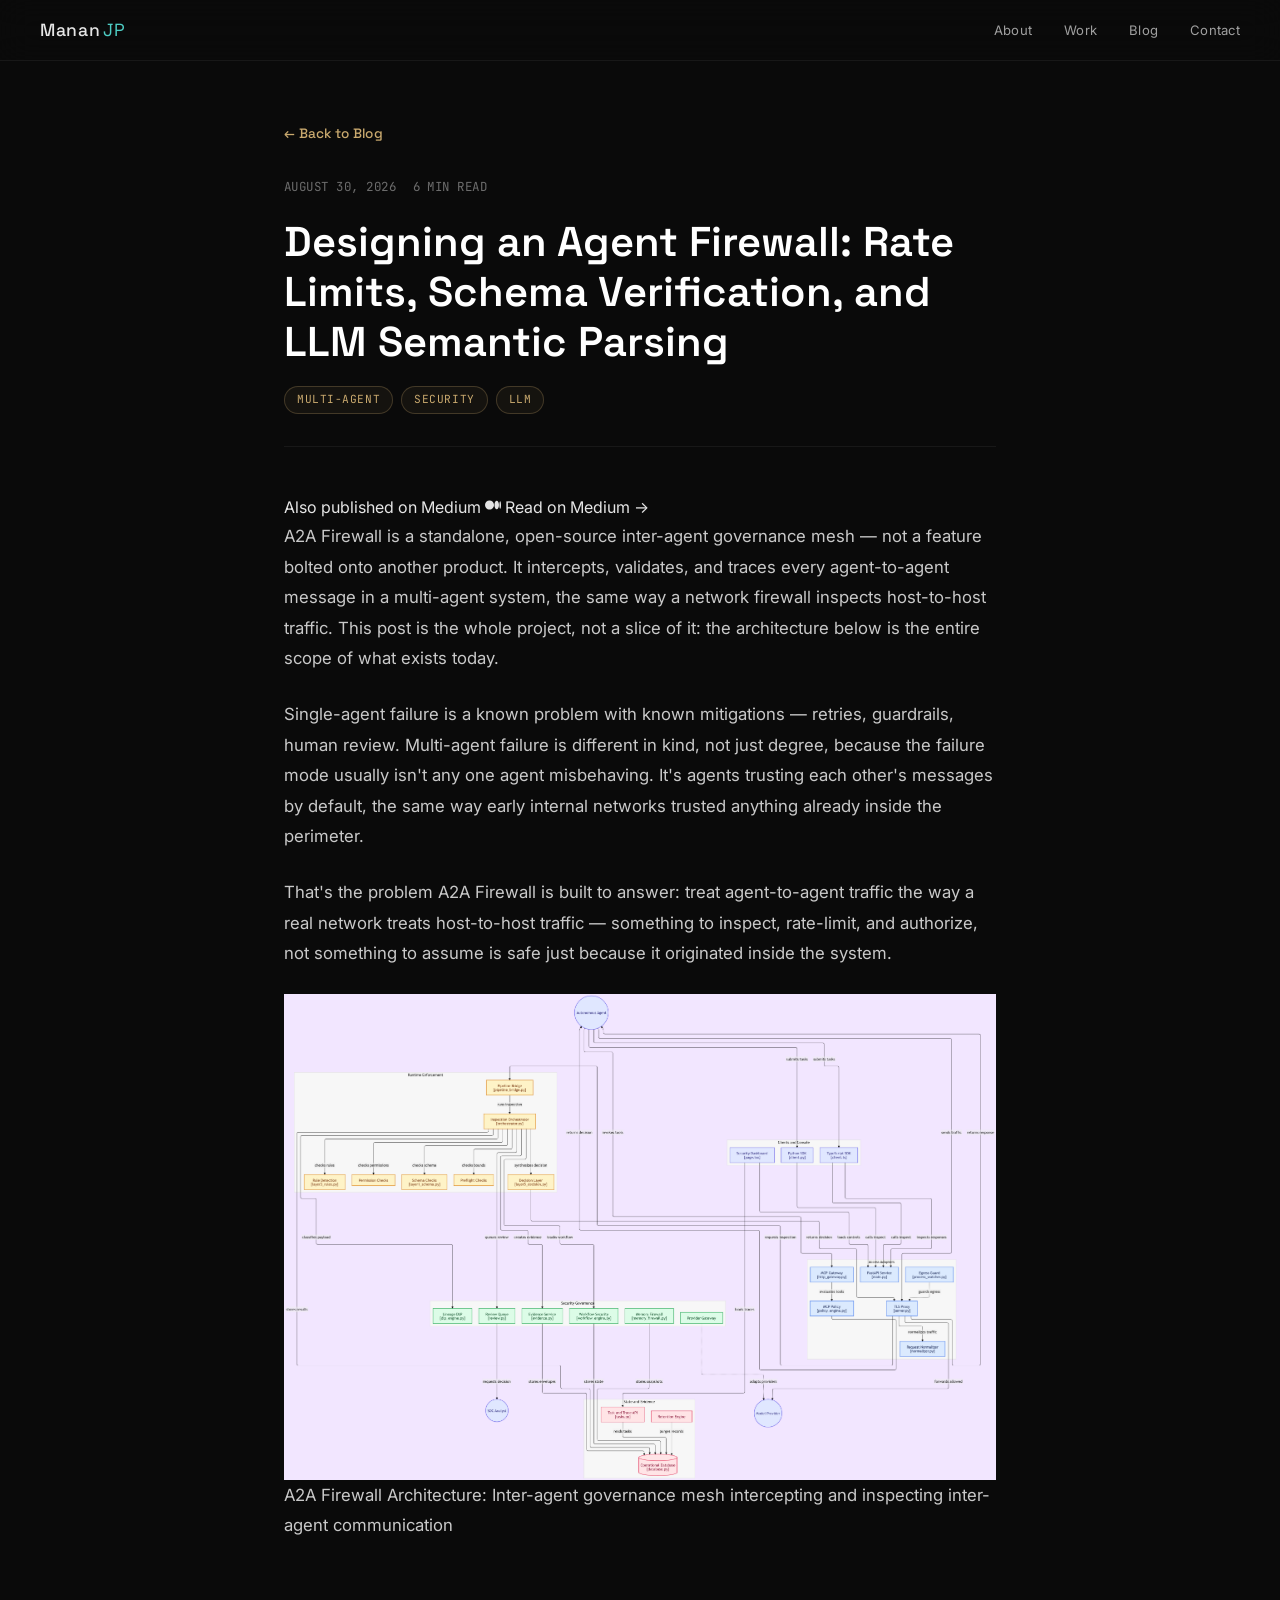
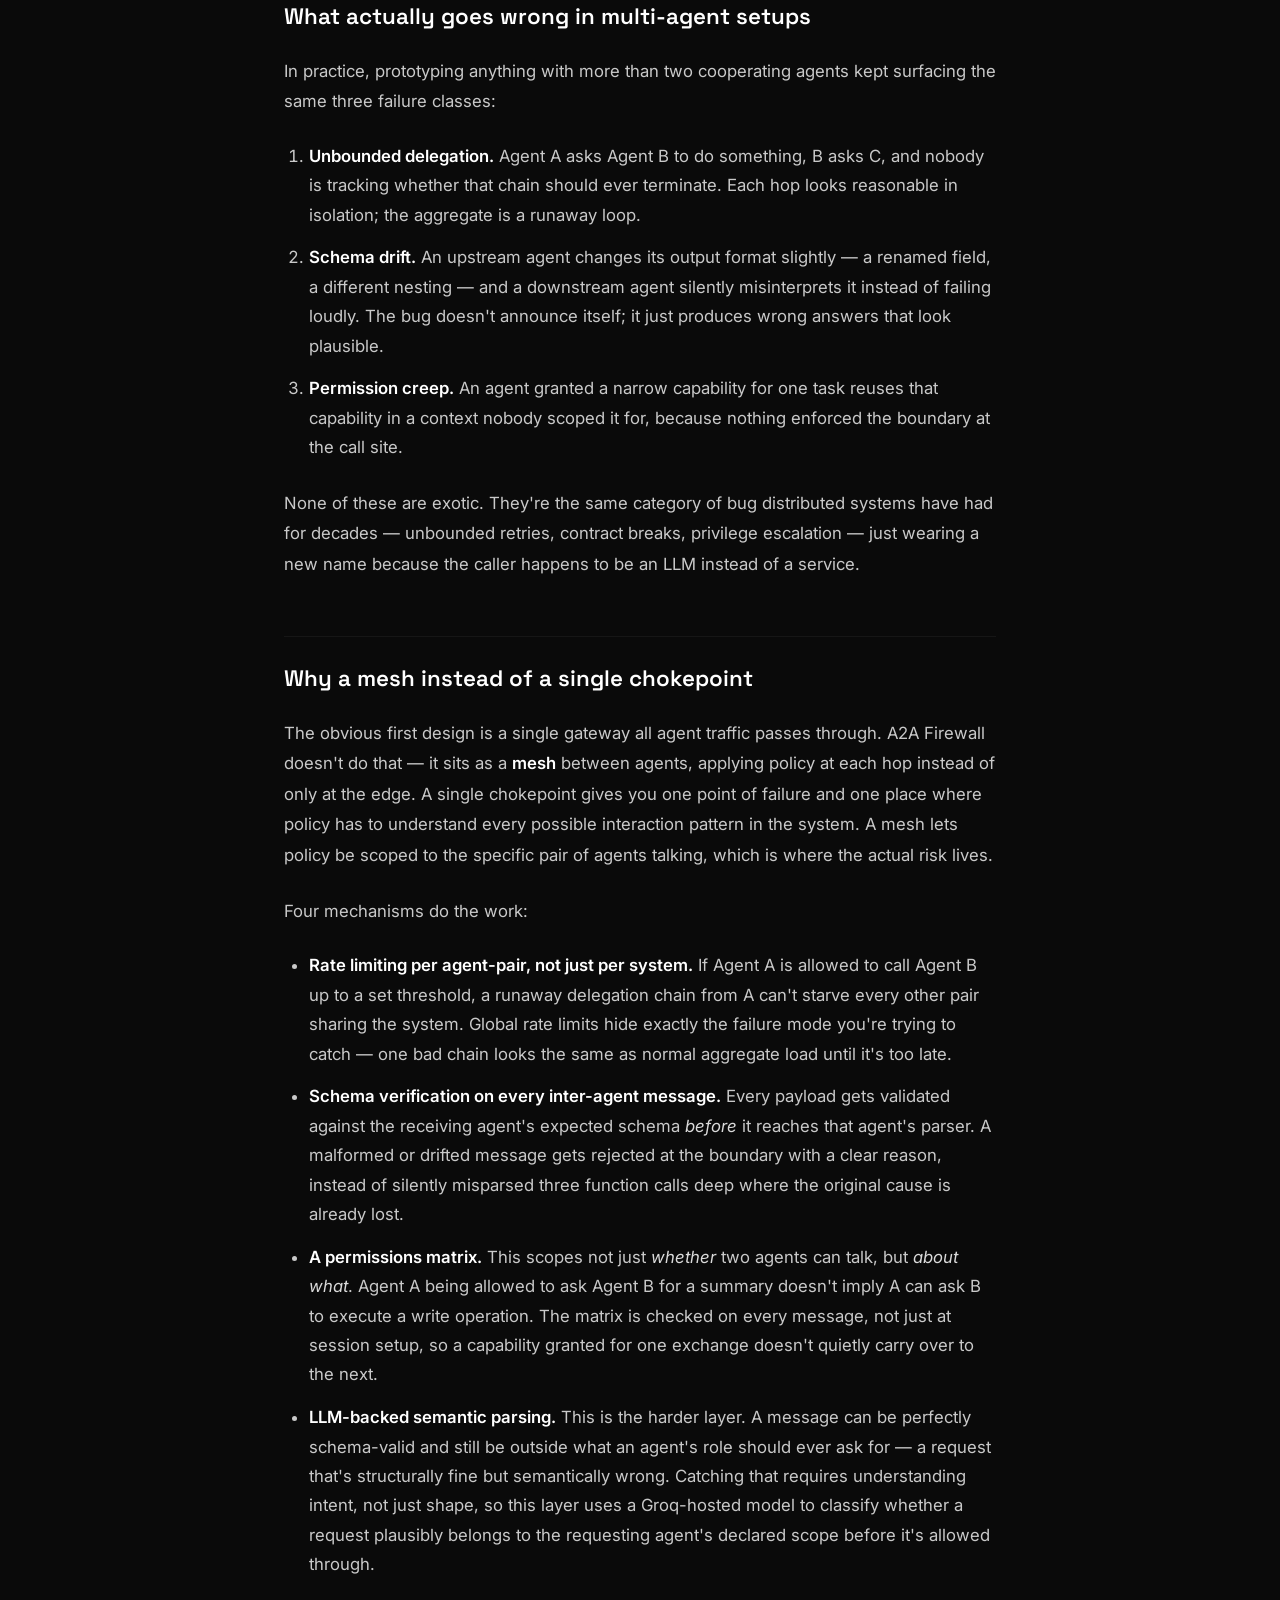
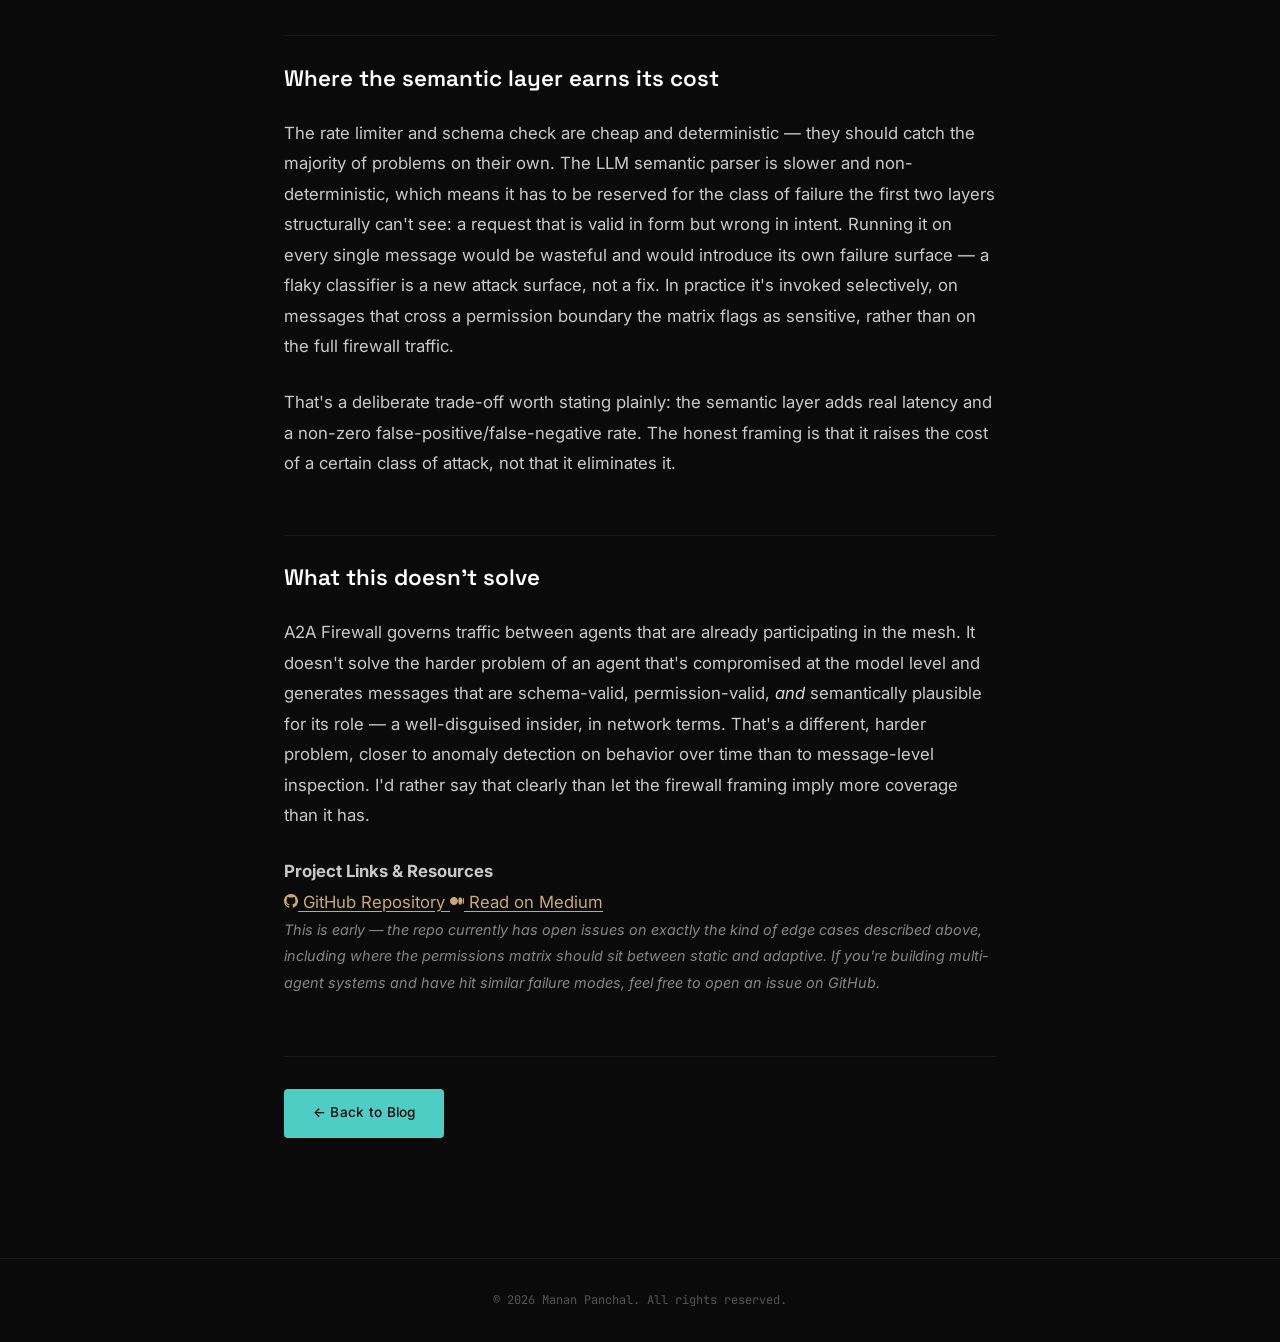
<file: blog/designing-an-agent-firewall.html>
<!DOCTYPE html>
<html lang="en">
<head>
  <meta charset="UTF-8"/>
  <meta name="viewport" content="width=device-width, initial-scale=1.0"/>
  <title>Designing an Agent Firewall: Rate Limits, Schema Verification, and LLM Semantic Parsing — Manan Panchal</title>

  <!-- SEO Meta -->
  <meta name="description" content="A2A Firewall is a standalone, open-source inter-agent governance mesh. It intercepts, validates, and traces every agent-to-agent message with rate limiting, schema verification, permissions matrix, and Groq LLM semantic parsing." />
  <meta name="keywords" content="Agent Firewall, Multi-Agent Systems, A2A Firewall, LLM Security, Schema Verification, Rate Limiting, Agent Governance, Manan Panchal, AI Security, Groq, Semantic Parsing, Agent-to-Agent Communication" />
  <meta name="author" content="Manan Panchal" />
  <meta name="robots" content="index, follow" />
  <meta name="theme-color" content="#080808" />

  <!-- Canonical URL -->
  <link rel="canonical" href="https://mananjp.github.io/blog/designing-an-agent-firewall.html" />

  <!-- Open Graph -->
  <meta property="og:type" content="article" />
  <meta property="og:url" content="https://mananjp.github.io/blog/designing-an-agent-firewall.html" />
  <meta property="og:title" content="Designing an Agent Firewall: Rate Limits, Schema Verification, and LLM Semantic Parsing" />
  <meta property="og:description" content="A2A Firewall is a standalone, open-source inter-agent governance mesh intercepting and validating agent-to-agent messages with rate limiting, schema verification, and Groq LLM semantic parsing." />
  <meta property="og:image" content="https://mananjp.github.io/blog/A2A_diagram.png" />
  <meta property="og:site_name" content="Manan Panchal Blog" />
  <meta property="article:published_time" content="2026-08-30T00:00:00+05:30" />
  <meta property="article:author" content="Manan Panchal" />
  <meta property="article:tag" content="Multi-Agent" />
  <meta property="article:tag" content="Security" />
  <meta property="article:tag" content="LLM" />

  <!-- Twitter Card -->
  <meta name="twitter:card" content="summary_large_image" />
  <meta name="twitter:title" content="Designing an Agent Firewall: Rate Limits, Schema Verification, and LLM Semantic Parsing" />
  <meta name="twitter:description" content="A2A Firewall intercepts agent-to-agent communications with a permissions mesh — rate limiting, schema verification, and LLM semantic parsing." />
  <meta name="twitter:image" content="https://mananjp.github.io/blog/A2A_diagram.png" />

  <!-- Structured Data (JSON-LD) -->
  <script type="application/ld+json">
  {
    "@context": "https://schema.org",
    "@type": "BlogPosting",
    "headline": "Designing an Agent Firewall: Rate Limits, Schema Verification, and LLM Semantic Parsing",
    "description": "A2A Firewall is a standalone, open-source inter-agent governance mesh intercepting and validating agent-to-agent messages with rate limiting, schema verification, and Groq LLM semantic parsing.",
    "image": "https://mananjp.github.io/blog/A2A_diagram.png",
    "datePublished": "2026-08-30",
    "dateModified": "2026-08-30",
    "author": {
      "@type": "Person",
      "name": "Manan Panchal",
      "url": "https://mananjp.github.io/"
    },
    "publisher": {
      "@type": "Person",
      "name": "Manan Panchal"
    },
    "mainEntityOfPage": {
      "@type": "WebPage",
      "@id": "https://mananjp.github.io/blog/designing-an-agent-firewall.html"
    },
    "sameAs": [
      "https://medium.com/@mananjpanchal11/c51d27ef6883"
    ],
    "keywords": ["Multi-Agent Systems", "Agent Firewall", "A2A Firewall", "LLM Security", "Schema Verification", "Rate Limiting", "Semantic Parsing", "Groq"],
    "wordCount": 950,
    "timeRequired": "PT6M"
  }
  </script>

  <!-- Favicon -->
  <link rel="icon" type="image/svg+xml" href="../assets/favicon.svg" />

  <!-- Fonts -->
  <link rel="preconnect" href="https://fonts.googleapis.com"/>
  <link rel="preconnect" href="https://fonts.gstatic.com" crossorigin/>
  <link href="https://fonts.googleapis.com/css2?family=Space+Grotesk:wght@400;500;600&family=Inter:wght@300;400;500;600&family=JetBrains+Mono:wght@300;400&display=swap" rel="stylesheet"/>
  <link rel="stylesheet" href="../assets/style.css"/>
  <link rel="stylesheet" href="../assets/blog-post.css"/>
</head>
<body class="blog-post-page">
  <!-- NAV (minimal) -->
  <nav id="nav" class="scrolled">
    <a href="../index.html" class="nav-logo">Manan<span>JP</span></a>
    <ul class="nav-links">
      <li><a href="../index.html#about">About</a></li>
      <li><a href="../index.html#projects">Work</a></li>
      <li><a href="../index.html#blog">Blog</a></li>
      <li><a href="../index.html#contact">Contact</a></li>
    </ul>
  </nav>

  <main class="blog-post-main">
    <article class="blog-post-article" itemscope itemtype="https://schema.org/BlogPosting">
      <header class="blog-post-header">
        <a href="../index.html#blog" class="blog-back-link">&larr; Back to Blog</a>
        <div class="blog-post-meta">
          <time datetime="2026-08-30" itemprop="datePublished">August 30, 2026</time>
          <span class="blog-post-read">6 min read</span>
        </div>
        <h1 itemprop="headline">Designing an Agent Firewall: Rate Limits, Schema Verification, and LLM Semantic Parsing</h1>
        <div class="blog-post-tags">
          <span>Multi-Agent</span><span>Security</span><span>LLM</span>
        </div>
      </header>

      <!-- Medium Callout -->
      <div class="blog-medium-callout">
        <span class="blog-medium-callout-text">Also published on Medium</span>
        <a href="https://medium.com/@mananjpanchal11/c51d27ef6883" target="_blank" rel="noopener noreferrer" class="blog-medium-btn">
          <svg width="16" height="16" viewBox="0 0 1043.63 592.71" fill="currentColor"><path d="M588.67 296.36c0 163.67-131.78 296.35-294.33 296.35S0 460.03 0 296.36 131.78 0 294.34 0s294.33 132.69 294.33 296.36M911.56 296.36c0 154.06-65.89 279-147.17 279s-147.17-124.94-147.17-279 65.88-279 147.16-279 147.17 124.9 147.17 279M1043.63 296.36c0 138-23.17 249.94-51.76 249.94s-51.75-111.91-51.75-249.94 23.17-249.94 51.75-249.94 51.76 111.9 51.76 249.94"/></svg>
          Read on Medium &rarr;
        </a>
      </div>

      <div class="blog-post-body" itemprop="articleBody">
        <p>A2A Firewall is a standalone, open-source inter-agent governance mesh — not a feature bolted onto another product. It intercepts, validates, and traces every agent-to-agent message in a multi-agent system, the same way a network firewall inspects host-to-host traffic. This post is the whole project, not a slice of it: the architecture below is the entire scope of what exists today.</p>

        <p>Single-agent failure is a known problem with known mitigations — retries, guardrails, human review. Multi-agent failure is different in kind, not just degree, because the failure mode usually isn't any one agent misbehaving. It's agents trusting each other's messages by default, the same way early internal networks trusted anything already inside the perimeter.</p>

        <p>That's the problem A2A Firewall is built to answer: treat agent-to-agent traffic the way a real network treats host-to-host traffic — something to inspect, rate-limit, and authorize, not something to assume is safe just because it originated inside the system.</p>

        <figure class="blog-post-figure">
          <img src="A2A_diagram.png" alt="A2A Firewall Architecture Diagram showing Runtime Enforcement, Security Governance, Clients, and Operational Database" class="blog-post-img" loading="lazy" />
          <figcaption>A2A Firewall Architecture: Inter-agent governance mesh intercepting and inspecting inter-agent communication</figcaption>
        </figure>

        <h2>What actually goes wrong in multi-agent setups</h2>

        <p>In practice, prototyping anything with more than two cooperating agents kept surfacing the same three failure classes:</p>

        <ol>
          <li><strong>Unbounded delegation.</strong> Agent A asks Agent B to do something, B asks C, and nobody is tracking whether that chain should ever terminate. Each hop looks reasonable in isolation; the aggregate is a runaway loop.</li>
          <li><strong>Schema drift.</strong> An upstream agent changes its output format slightly — a renamed field, a different nesting — and a downstream agent silently misinterprets it instead of failing loudly. The bug doesn't announce itself; it just produces wrong answers that look plausible.</li>
          <li><strong>Permission creep.</strong> An agent granted a narrow capability for one task reuses that capability in a context nobody scoped it for, because nothing enforced the boundary at the call site.</li>
        </ol>

        <p>None of these are exotic. They're the same category of bug distributed systems have had for decades — unbounded retries, contract breaks, privilege escalation — just wearing a new name because the caller happens to be an LLM instead of a service.</p>

        <h2>Why a mesh instead of a single chokepoint</h2>

        <p>The obvious first design is a single gateway all agent traffic passes through. A2A Firewall doesn't do that — it sits as a <strong>mesh</strong> between agents, applying policy at each hop instead of only at the edge. A single chokepoint gives you one point of failure and one place where policy has to understand every possible interaction pattern in the system. A mesh lets policy be scoped to the specific pair of agents talking, which is where the actual risk lives.</p>

        <p>Four mechanisms do the work:</p>

        <ul>
          <li><strong>Rate limiting per agent-pair, not just per system.</strong> If Agent A is allowed to call Agent B up to a set threshold, a runaway delegation chain from A can't starve every other pair sharing the system. Global rate limits hide exactly the failure mode you're trying to catch — one bad chain looks the same as normal aggregate load until it's too late.</li>
          <li><strong>Schema verification on every inter-agent message.</strong> Every payload gets validated against the receiving agent's expected schema <em>before</em> it reaches that agent's parser. A malformed or drifted message gets rejected at the boundary with a clear reason, instead of silently misparsed three function calls deep where the original cause is already lost.</li>
          <li><strong>A permissions matrix.</strong> This scopes not just <em>whether</em> two agents can talk, but <em>about what</em>. Agent A being allowed to ask Agent B for a summary doesn't imply A can ask B to execute a write operation. The matrix is checked on every message, not just at session setup, so a capability granted for one exchange doesn't quietly carry over to the next.</li>
          <li><strong>LLM-backed semantic parsing.</strong> This is the harder layer. A message can be perfectly schema-valid and still be outside what an agent's role should ever ask for — a request that's structurally fine but semantically wrong. Catching that requires understanding intent, not just shape, so this layer uses a Groq-hosted model to classify whether a request plausibly belongs to the requesting agent's declared scope before it's allowed through.</li>
        </ul>

        <h2>Where the semantic layer earns its cost</h2>

        <p>The rate limiter and schema check are cheap and deterministic — they should catch the majority of problems on their own. The LLM semantic parser is slower and non-deterministic, which means it has to be reserved for the class of failure the first two layers structurally can't see: a request that is valid in form but wrong in intent. Running it on every single message would be wasteful and would introduce its own failure surface — a flaky classifier is a new attack surface, not a fix. In practice it's invoked selectively, on messages that cross a permission boundary the matrix flags as sensitive, rather than on the full firewall traffic.</p>

        <p>That's a deliberate trade-off worth stating plainly: the semantic layer adds real latency and a non-zero false-positive/false-negative rate. The honest framing is that it raises the cost of a certain class of attack, not that it eliminates it.</p>

        <h2>What this doesn't solve</h2>

        <p>A2A Firewall governs traffic between agents that are already participating in the mesh. It doesn't solve the harder problem of an agent that's compromised at the model level and generates messages that are schema-valid, permission-valid, <em>and</em> semantically plausible for its role — a well-disguised insider, in network terms. That's a different, harder problem, closer to anomaly detection on behavior over time than to message-level inspection. I'd rather say that clearly than let the firewall framing imply more coverage than it has.</p>

        <!-- Project Links Box -->
        <div class="blog-action-box">
          <h4>Project Links &amp; Resources</h4>
          <div class="blog-action-links">
            <a href="https://github.com/mananjp/a2a-firewall" target="_blank" rel="noopener noreferrer" class="blog-action-btn accent">
              <svg width="14" height="14" viewBox="0 0 24 24" fill="currentColor"><path d="M12 0C5.37 0 0 5.37 0 12c0 5.31 3.435 9.795 8.205 11.385.6.105.825-.255.825-.57 0-.285-.015-1.23-.015-2.235-3.015.555-3.795-.735-4.035-1.41-.135-.345-.72-1.41-1.23-1.695-.42-.225-1.02-.78-.015-.795.945-.015 1.62.87 1.845 1.23 1.08 1.815 2.805 1.305 3.495.99.105-.78.42-1.305.765-1.605-2.67-.3-5.46-1.335-5.46-5.925 0-1.305.465-2.385 1.23-3.225-.12-.3-.54-1.53.12-3.18 0 0 1.005-.315 3.3 1.23.96-.27 1.98-.405 3-.405s2.04.135 3 .405c2.295-1.56 3.3-1.23 3.3-1.23.66 1.65.24 2.88.12 3.18.765.84 1.23 1.905 1.23 3.225 0 4.605-2.805 5.625-5.475 5.925.435.375.81 1.095.81 2.22 0 1.605-.015 2.895-.015 3.3 0 .315.225.69.825.57A12.02 12.02 0 0024 12c0-6.63-5.37-12-12-12z"/></svg>
              GitHub Repository
            </a>
            <a href="https://medium.com/@mananjpanchal11/c51d27ef6883" target="_blank" rel="noopener noreferrer" class="blog-action-btn">
              <svg width="14" height="14" viewBox="0 0 1043.63 592.71" fill="currentColor"><path d="M588.67 296.36c0 163.67-131.78 296.35-294.33 296.35S0 460.03 0 296.36 131.78 0 294.34 0s294.33 132.69 294.33 296.36M911.56 296.36c0 154.06-65.89 279-147.17 279s-147.17-124.94-147.17-279 65.88-279 147.16-279 147.17 124.9 147.17 279M1043.63 296.36c0 138-23.17 249.94-51.76 249.94s-51.75-111.91-51.75-249.94 23.17-249.94 51.75-249.94 51.76 111.9 51.76 249.94"/></svg>
              Read on Medium
            </a>
          </div>
        </div>

        <p style="font-size:0.9rem; color:rgba(255,255,255,0.5); font-style:italic;">This is early &mdash; the repo currently has open issues on exactly the kind of edge cases described above, including where the permissions matrix should sit between static and adaptive. If you're building multi-agent systems and have hit similar failure modes, feel free to open an issue on GitHub.</p>
      </div>

      <footer class="blog-post-footer">
        <a href="../index.html#blog" class="btn-primary">&larr; Back to Blog</a>
      </footer>
    </article>
  </main>

  <footer class="site-footer">
    <p>&copy; 2026 Manan Panchal. All rights reserved.</p>
  </footer>
</body>
</html>
</file>
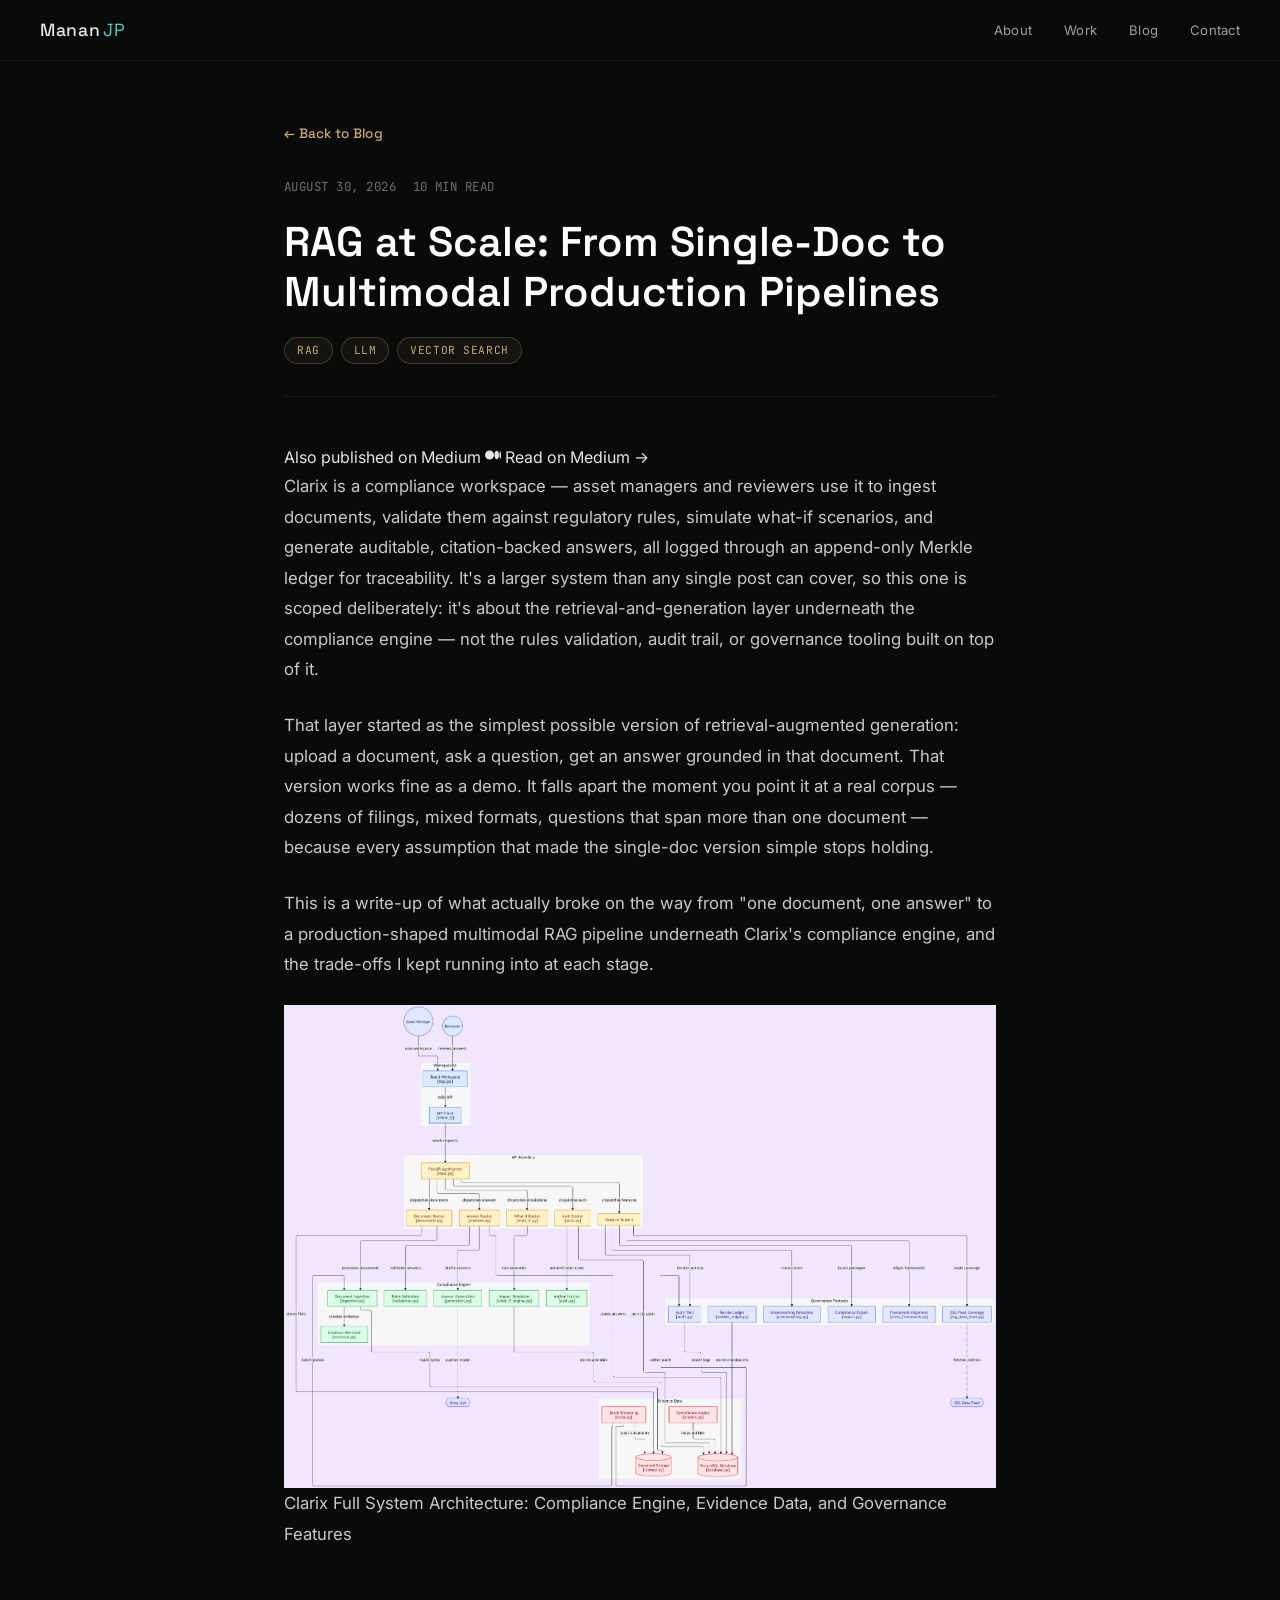
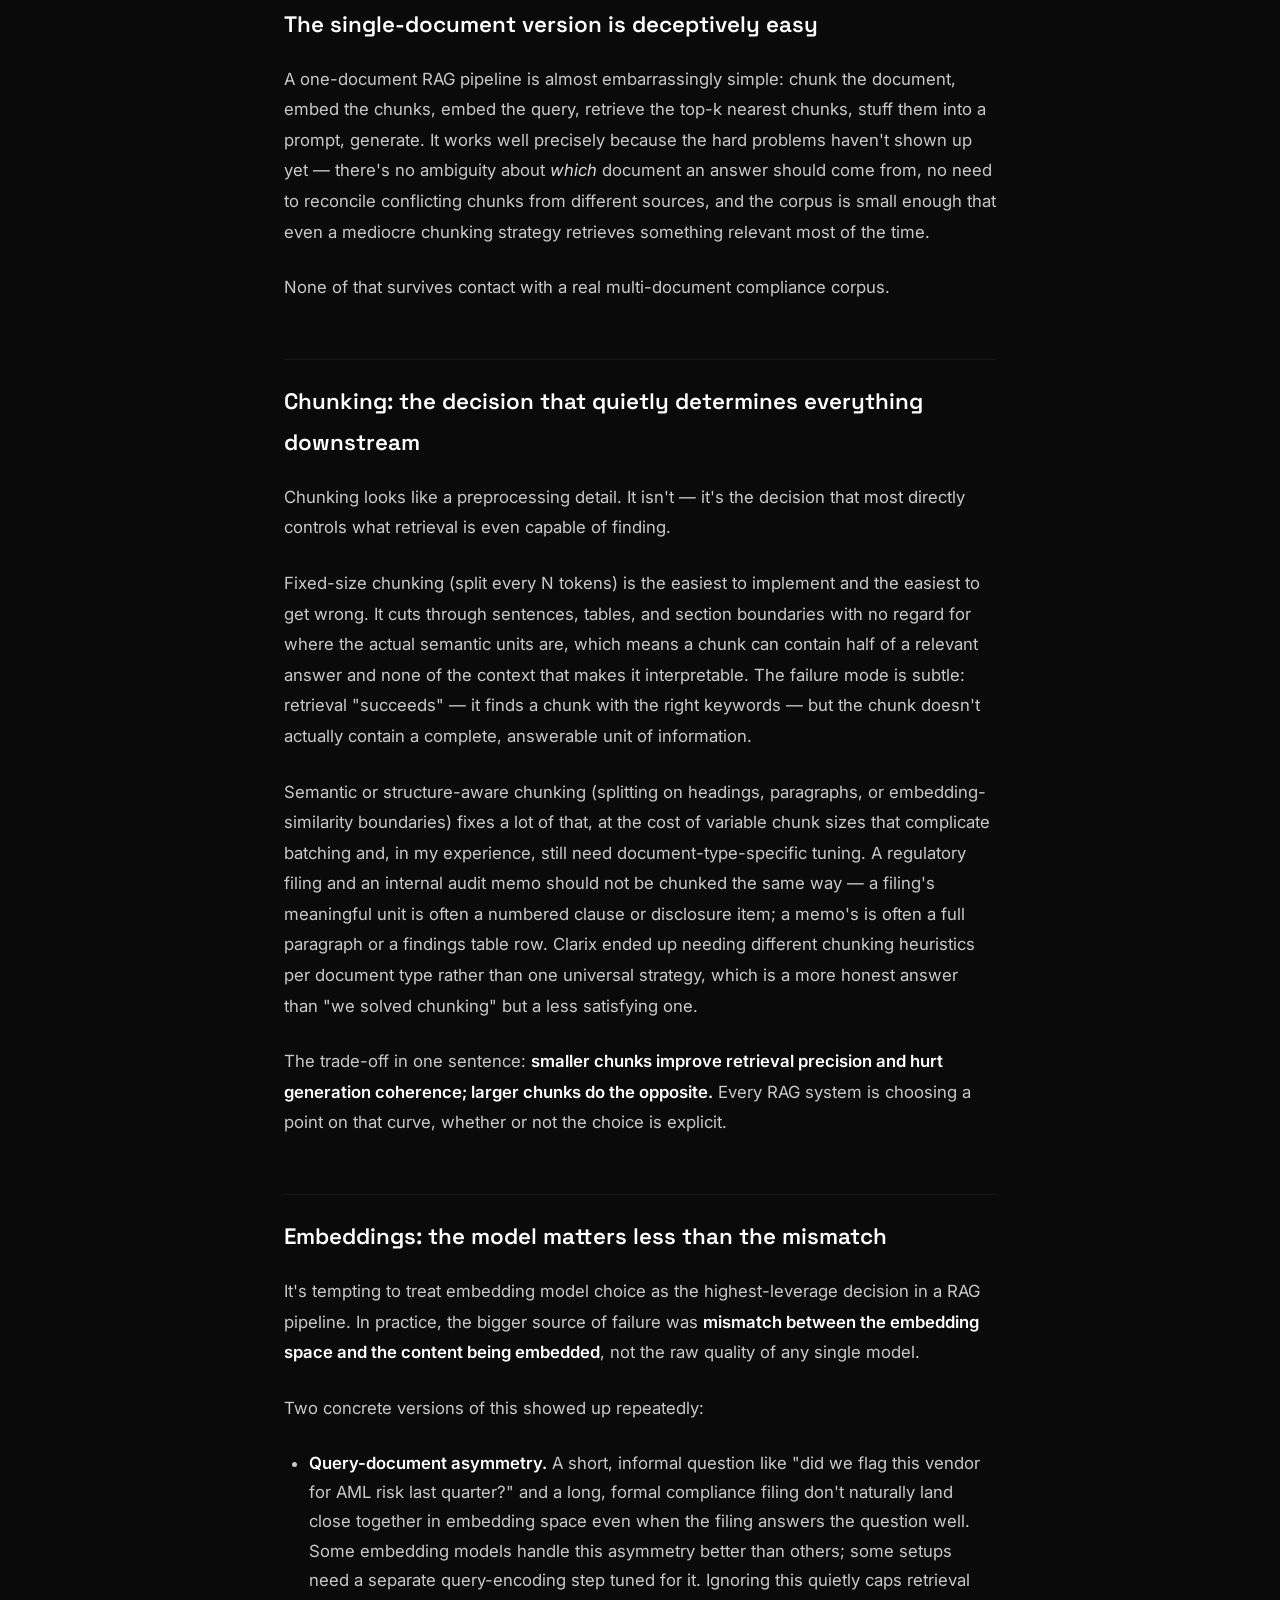
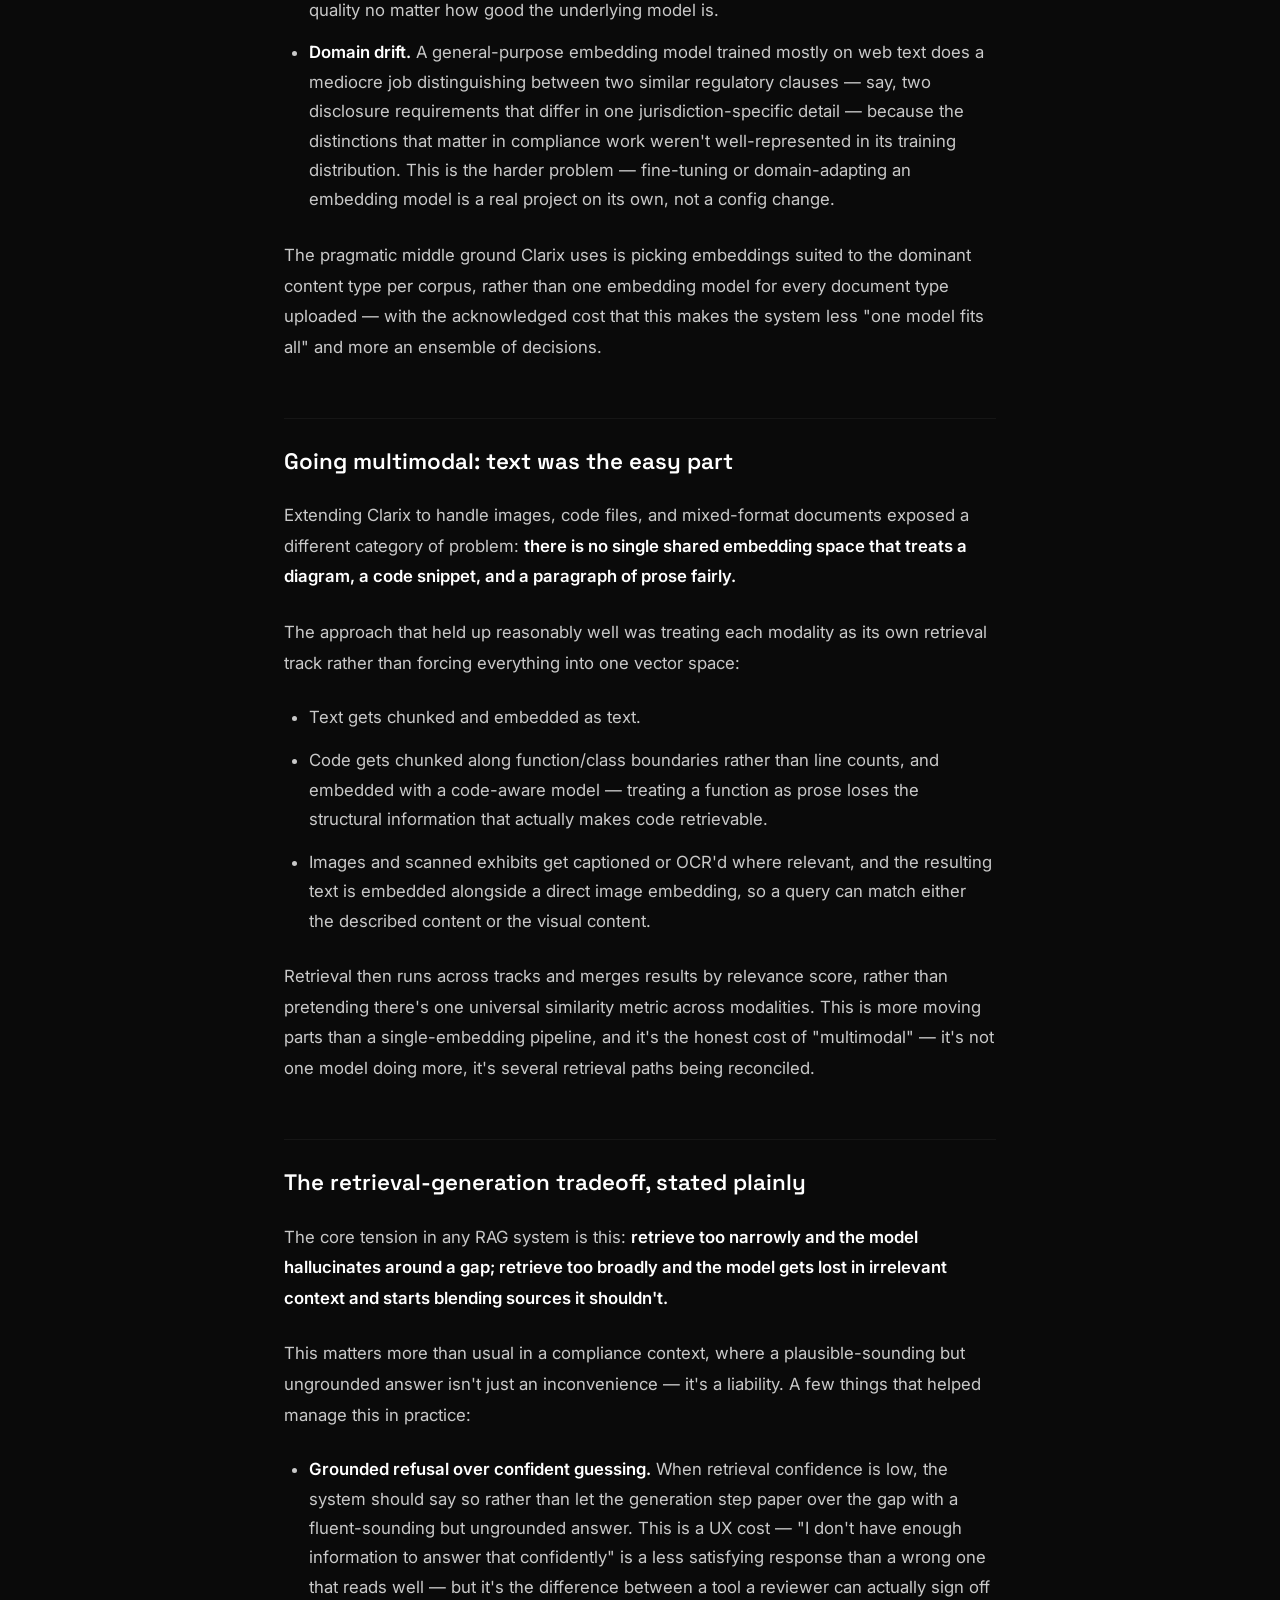
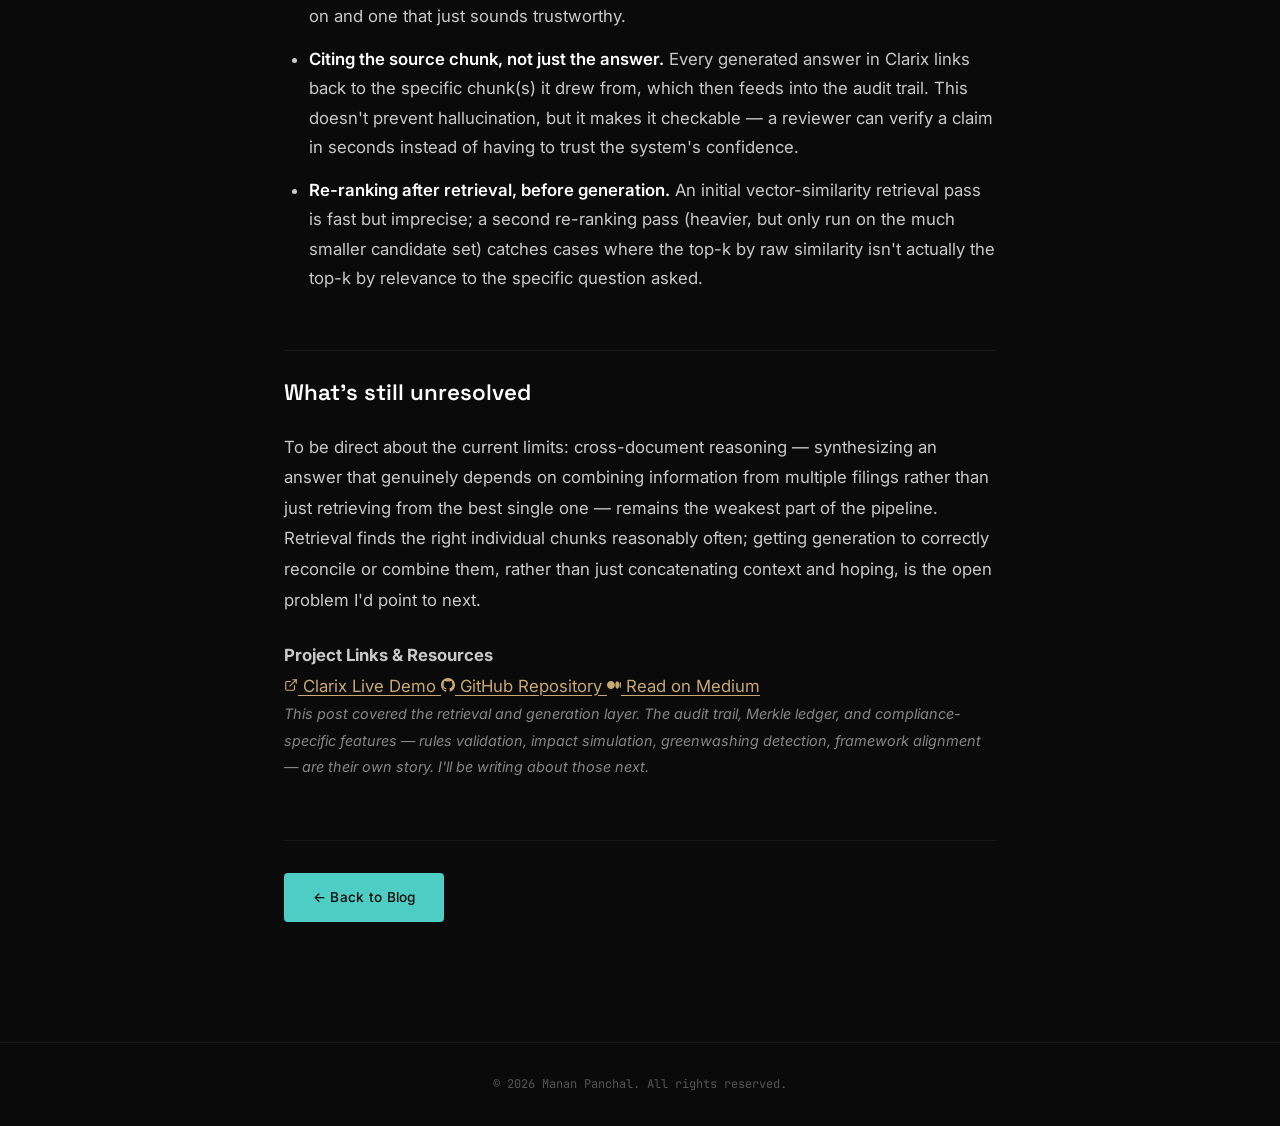
<file: blog/rag-at-scale-clarix.html>
<!DOCTYPE html>
<html lang="en">
<head>
  <meta charset="UTF-8"/>
  <meta name="viewport" content="width=device-width, initial-scale=1.0"/>
  <title>RAG at Scale: From Single-Doc to Multimodal Production Pipelines — Manan Panchal</title>

  <!-- SEO Meta -->
  <meta name="description" content="Lessons from evolving Clarix into a full multimodal RAG system — chunking strategies that actually matter, embedding model mismatch pitfalls, multi-track retrieval for code and images, and the retrieval-generation tradeoff in practice." />
  <meta name="keywords" content="RAG, Retrieval Augmented Generation, Multimodal RAG, Vector Search, LLM, Embeddings, Chunking Strategy, Clarix, Semantic Search, Production RAG Pipeline, Manan Panchal, Re-ranking, Document Intelligence" />
  <meta name="author" content="Manan Panchal" />
  <meta name="robots" content="index, follow" />
  <meta name="theme-color" content="#080808" />

  <!-- Canonical URL -->
  <link rel="canonical" href="https://mananjp.github.io/blog/rag-at-scale-clarix.html" />

  <!-- Open Graph -->
  <meta property="og:type" content="article" />
  <meta property="og:url" content="https://mananjp.github.io/blog/rag-at-scale-clarix.html" />
  <meta property="og:title" content="RAG at Scale: From Single-Doc to Multimodal Production Pipelines" />
  <meta property="og:description" content="Lessons from evolving Clarix into a full multimodal RAG system — chunking strategies, embedding choices, and the retrieval-generation tradeoff in practice." />
  <meta property="og:image" content="https://mananjp.github.io/blog/clarix_diagram.png" />
  <meta property="og:site_name" content="Manan Panchal Blog" />
  <meta property="article:published_time" content="2026-08-30T00:00:00+05:30" />
  <meta property="article:author" content="Manan Panchal" />
  <meta property="article:tag" content="RAG" />
  <meta property="article:tag" content="LLM" />
  <meta property="article:tag" content="Vector Search" />

  <!-- Twitter Card -->
  <meta name="twitter:card" content="summary_large_image" />
  <meta name="twitter:title" content="RAG at Scale: From Single-Doc to Multimodal Production Pipelines" />
  <meta name="twitter:description" content="Lessons from evolving Clarix into a full multimodal RAG system — chunking strategies, embedding choices, and the retrieval-generation tradeoff in practice." />
  <meta name="twitter:image" content="https://mananjp.github.io/blog/clarix_diagram.png" />

  <!-- Structured Data (JSON-LD) -->
  <script type="application/ld+json">
  {
    "@context": "https://schema.org",
    "@type": "BlogPosting",
    "headline": "RAG at Scale: From Single-Doc to Multimodal Production Pipelines",
    "description": "Lessons from evolving Clarix into a full multimodal RAG system — chunking strategies, embedding choices, and the retrieval-generation tradeoff in practice.",
    "image": "https://mananjp.github.io/blog/clarix_diagram.png",
    "datePublished": "2026-08-30",
    "dateModified": "2026-08-30",
    "author": {
      "@type": "Person",
      "name": "Manan Panchal",
      "url": "https://mananjp.github.io/"
    },
    "publisher": {
      "@type": "Person",
      "name": "Manan Panchal"
    },
    "mainEntityOfPage": {
      "@type": "WebPage",
      "@id": "https://mananjp.github.io/blog/rag-at-scale-clarix.html"
    },
    "sameAs": [
      "https://medium.com/@mananjpanchal11/6cbc13d83918"
    ],
    "keywords": ["RAG", "Retrieval Augmented Generation", "Multimodal RAG", "Vector Search", "LLM", "Embeddings", "Chunking", "Clarix", "Semantic Search"],
    "wordCount": 1500,
    "timeRequired": "PT10M"
  }
  </script>

  <!-- Favicon -->
  <link rel="icon" type="image/svg+xml" href="../assets/favicon.svg" />

  <!-- Fonts -->
  <link rel="preconnect" href="https://fonts.googleapis.com"/>
  <link rel="preconnect" href="https://fonts.gstatic.com" crossorigin/>
  <link href="https://fonts.googleapis.com/css2?family=Space+Grotesk:wght@400;500;600&family=Inter:wght@300;400;500;600&family=JetBrains+Mono:wght@300;400&display=swap" rel="stylesheet"/>
  <link rel="stylesheet" href="../assets/style.css"/>
  <link rel="stylesheet" href="../assets/blog-post.css"/>
</head>
<body class="blog-post-page">
  <!-- NAV (minimal) -->
  <nav id="nav" class="scrolled">
    <a href="../index.html" class="nav-logo">Manan<span>JP</span></a>
    <ul class="nav-links">
      <li><a href="../index.html#about">About</a></li>
      <li><a href="../index.html#projects">Work</a></li>
      <li><a href="../index.html#blog">Blog</a></li>
      <li><a href="../index.html#contact">Contact</a></li>
    </ul>
  </nav>

  <main class="blog-post-main">
    <article class="blog-post-article" itemscope itemtype="https://schema.org/BlogPosting">
      <header class="blog-post-header">
        <a href="../index.html#blog" class="blog-back-link">&larr; Back to Blog</a>
        <div class="blog-post-meta">
          <time datetime="2026-08-30" itemprop="datePublished">August 30, 2026</time>
          <span class="blog-post-read">10 min read</span>
        </div>
        <h1 itemprop="headline">RAG at Scale: From Single-Doc to Multimodal Production Pipelines</h1>
        <div class="blog-post-tags">
          <span>RAG</span><span>LLM</span><span>Vector Search</span>
        </div>
      </header>

      <!-- Medium Callout -->
      <div class="blog-medium-callout">
        <span class="blog-medium-callout-text">Also published on Medium</span>
        <a href="https://medium.com/@mananjpanchal11/6cbc13d83918" target="_blank" rel="noopener noreferrer" class="blog-medium-btn">
          <svg width="16" height="16" viewBox="0 0 1043.63 592.71" fill="currentColor"><path d="M588.67 296.36c0 163.67-131.78 296.35-294.33 296.35S0 460.03 0 296.36 131.78 0 294.34 0s294.33 132.69 294.33 296.36M911.56 296.36c0 154.06-65.89 279-147.17 279s-147.17-124.94-147.17-279 65.88-279 147.16-279 147.17 124.9 147.17 279M1043.63 296.36c0 138-23.17 249.94-51.76 249.94s-51.75-111.91-51.75-249.94 23.17-249.94 51.75-249.94 51.76 111.9 51.76 249.94"/></svg>
          Read on Medium &rarr;
        </a>
      </div>

      <div class="blog-post-body" itemprop="articleBody">
        <p>Clarix is a compliance workspace — asset managers and reviewers use it to ingest documents, validate them against regulatory rules, simulate what-if scenarios, and generate auditable, citation-backed answers, all logged through an append-only Merkle ledger for traceability. It's a larger system than any single post can cover, so this one is scoped deliberately: it's about the retrieval-and-generation layer underneath the compliance engine — not the rules validation, audit trail, or governance tooling built on top of it.</p>

        <p>That layer started as the simplest possible version of retrieval-augmented generation: upload a document, ask a question, get an answer grounded in that document. That version works fine as a demo. It falls apart the moment you point it at a real corpus — dozens of filings, mixed formats, questions that span more than one document — because every assumption that made the single-doc version simple stops holding.</p>

        <p>This is a write-up of what actually broke on the way from "one document, one answer" to a production-shaped multimodal RAG pipeline underneath Clarix's compliance engine, and the trade-offs I kept running into at each stage.</p>

        <figure class="blog-post-figure">
          <img src="clarix_diagram.png" alt="Clarix Production Architecture Diagram showing Workspace UI, API Boundary, Compliance Engine, Governance Features, and Evidence Data" class="blog-post-img" loading="lazy" />
          <figcaption>Clarix Full System Architecture: Compliance Engine, Evidence Data, and Governance Features</figcaption>
        </figure>

        <h2>The single-document version is deceptively easy</h2>

        <p>A one-document RAG pipeline is almost embarrassingly simple: chunk the document, embed the chunks, embed the query, retrieve the top-k nearest chunks, stuff them into a prompt, generate. It works well precisely because the hard problems haven't shown up yet — there's no ambiguity about <em>which</em> document an answer should come from, no need to reconcile conflicting chunks from different sources, and the corpus is small enough that even a mediocre chunking strategy retrieves something relevant most of the time.</p>

        <p>None of that survives contact with a real multi-document compliance corpus.</p>

        <h2>Chunking: the decision that quietly determines everything downstream</h2>

        <p>Chunking looks like a preprocessing detail. It isn't — it's the decision that most directly controls what retrieval is even capable of finding.</p>

        <p>Fixed-size chunking (split every N tokens) is the easiest to implement and the easiest to get wrong. It cuts through sentences, tables, and section boundaries with no regard for where the actual semantic units are, which means a chunk can contain half of a relevant answer and none of the context that makes it interpretable. The failure mode is subtle: retrieval "succeeds" — it finds a chunk with the right keywords — but the chunk doesn't actually contain a complete, answerable unit of information.</p>

        <p>Semantic or structure-aware chunking (splitting on headings, paragraphs, or embedding-similarity boundaries) fixes a lot of that, at the cost of variable chunk sizes that complicate batching and, in my experience, still need document-type-specific tuning. A regulatory filing and an internal audit memo should not be chunked the same way — a filing's meaningful unit is often a numbered clause or disclosure item; a memo's is often a full paragraph or a findings table row. Clarix ended up needing different chunking heuristics per document type rather than one universal strategy, which is a more honest answer than "we solved chunking" but a less satisfying one.</p>

        <p>The trade-off in one sentence: <strong>smaller chunks improve retrieval precision and hurt generation coherence; larger chunks do the opposite.</strong> Every RAG system is choosing a point on that curve, whether or not the choice is explicit.</p>

        <h2>Embeddings: the model matters less than the mismatch</h2>

        <p>It's tempting to treat embedding model choice as the highest-leverage decision in a RAG pipeline. In practice, the bigger source of failure was <strong>mismatch between the embedding space and the content being embedded</strong>, not the raw quality of any single model.</p>

        <p>Two concrete versions of this showed up repeatedly:</p>

        <ul>
          <li><strong>Query-document asymmetry.</strong> A short, informal question like "did we flag this vendor for AML risk last quarter?" and a long, formal compliance filing don't naturally land close together in embedding space even when the filing answers the question well. Some embedding models handle this asymmetry better than others; some setups need a separate query-encoding step tuned for it. Ignoring this quietly caps retrieval quality no matter how good the underlying model is.</li>
          <li><strong>Domain drift.</strong> A general-purpose embedding model trained mostly on web text does a mediocre job distinguishing between two similar regulatory clauses — say, two disclosure requirements that differ in one jurisdiction-specific detail — because the distinctions that matter in compliance work weren't well-represented in its training distribution. This is the harder problem — fine-tuning or domain-adapting an embedding model is a real project on its own, not a config change.</li>
        </ul>

        <p>The pragmatic middle ground Clarix uses is picking embeddings suited to the dominant content type per corpus, rather than one embedding model for every document type uploaded — with the acknowledged cost that this makes the system less "one model fits all" and more an ensemble of decisions.</p>

        <h2>Going multimodal: text was the easy part</h2>

        <p>Extending Clarix to handle images, code files, and mixed-format documents exposed a different category of problem: <strong>there is no single shared embedding space that treats a diagram, a code snippet, and a paragraph of prose fairly.</strong></p>

        <p>The approach that held up reasonably well was treating each modality as its own retrieval track rather than forcing everything into one vector space:</p>

        <ul>
          <li>Text gets chunked and embedded as text.</li>
          <li>Code gets chunked along function/class boundaries rather than line counts, and embedded with a code-aware model — treating a function as prose loses the structural information that actually makes code retrievable.</li>
          <li>Images and scanned exhibits get captioned or OCR'd where relevant, and the resulting text is embedded alongside a direct image embedding, so a query can match either the described content or the visual content.</li>
        </ul>

        <p>Retrieval then runs across tracks and merges results by relevance score, rather than pretending there's one universal similarity metric across modalities. This is more moving parts than a single-embedding pipeline, and it's the honest cost of "multimodal" — it's not one model doing more, it's several retrieval paths being reconciled.</p>

        <h2>The retrieval-generation tradeoff, stated plainly</h2>

        <p>The core tension in any RAG system is this: <strong>retrieve too narrowly and the model hallucinates around a gap; retrieve too broadly and the model gets lost in irrelevant context and starts blending sources it shouldn't.</strong></p>

        <p>This matters more than usual in a compliance context, where a plausible-sounding but ungrounded answer isn't just an inconvenience — it's a liability. A few things that helped manage this in practice:</p>

        <ul>
          <li><strong>Grounded refusal over confident guessing.</strong> When retrieval confidence is low, the system should say so rather than let the generation step paper over the gap with a fluent-sounding but ungrounded answer. This is a UX cost — "I don't have enough information to answer that confidently" is a less satisfying response than a wrong one that reads well — but it's the difference between a tool a reviewer can actually sign off on and one that just sounds trustworthy.</li>
          <li><strong>Citing the source chunk, not just the answer.</strong> Every generated answer in Clarix links back to the specific chunk(s) it drew from, which then feeds into the audit trail. This doesn't prevent hallucination, but it makes it checkable — a reviewer can verify a claim in seconds instead of having to trust the system's confidence.</li>
          <li><strong>Re-ranking after retrieval, before generation.</strong> An initial vector-similarity retrieval pass is fast but imprecise; a second re-ranking pass (heavier, but only run on the much smaller candidate set) catches cases where the top-k by raw similarity isn't actually the top-k by relevance to the specific question asked.</li>
        </ul>

        <h2>What's still unresolved</h2>

        <p>To be direct about the current limits: cross-document reasoning — synthesizing an answer that genuinely depends on combining information from multiple filings rather than just retrieving from the best single one — remains the weakest part of the pipeline. Retrieval finds the right individual chunks reasonably often; getting generation to correctly reconcile or combine them, rather than just concatenating context and hoping, is the open problem I'd point to next.</p>

        <!-- Project Links Box -->
        <div class="blog-action-box">
          <h4>Project Links &amp; Resources</h4>
          <div class="blog-action-links">
            <a href="https://clarix-l4f5.onrender.com/" target="_blank" rel="noopener noreferrer" class="blog-action-btn accent">
              <svg width="14" height="14" viewBox="0 0 24 24" fill="none" stroke="currentColor" stroke-width="2" stroke-linecap="round" stroke-linejoin="round"><path d="M18 13v6a2 2 0 0 1-2 2H5a2 2 0 0 1-2-2V8a2 2 0 0 1 2-2h6"/><polyline points="15 3 21 3 21 9"/><line x1="10" y1="14" x2="21" y2="3"/></svg>
              Clarix Live Demo
            </a>
            <a href="https://github.com/mananjp/Clarix" target="_blank" rel="noopener noreferrer" class="blog-action-btn">
              <svg width="14" height="14" viewBox="0 0 24 24" fill="currentColor"><path d="M12 0C5.37 0 0 5.37 0 12c0 5.31 3.435 9.795 8.205 11.385.6.105.825-.255.825-.57 0-.285-.015-1.23-.015-2.235-3.015.555-3.795-.735-4.035-1.41-.135-.345-.72-1.41-1.23-1.695-.42-.225-1.02-.78-.015-.795.945-.015 1.62.87 1.845 1.23 1.08 1.815 2.805 1.305 3.495.99.105-.78.42-1.305.765-1.605-2.67-.3-5.46-1.335-5.46-5.925 0-1.305.465-2.385 1.23-3.225-.12-.3-.54-1.53.12-3.18 0 0 1.005-.315 3.3 1.23.96-.27 1.98-.405 3-.405s2.04.135 3 .405c2.295-1.56 3.3-1.23 3.3-1.23.66 1.65.24 2.88.12 3.18.765.84 1.23 1.905 1.23 3.225 0 4.605-2.805 5.625-5.475 5.925.435.375.81 1.095.81 2.22 0 1.605-.015 2.895-.015 3.3 0 .315.225.69.825.57A12.02 12.02 0 0024 12c0-6.63-5.37-12-12-12z"/></svg>
              GitHub Repository
            </a>
            <a href="https://medium.com/@mananjpanchal11/6cbc13d83918" target="_blank" rel="noopener noreferrer" class="blog-action-btn">
              <svg width="14" height="14" viewBox="0 0 1043.63 592.71" fill="currentColor"><path d="M588.67 296.36c0 163.67-131.78 296.35-294.33 296.35S0 460.03 0 296.36 131.78 0 294.34 0s294.33 132.69 294.33 296.36M911.56 296.36c0 154.06-65.89 279-147.17 279s-147.17-124.94-147.17-279 65.88-279 147.16-279 147.17 124.9 147.17 279M1043.63 296.36c0 138-23.17 249.94-51.76 249.94s-51.75-111.91-51.75-249.94 23.17-249.94 51.75-249.94 51.76 111.9 51.76 249.94"/></svg>
              Read on Medium
            </a>
          </div>
        </div>

        <p style="font-size:0.9rem; color:rgba(255,255,255,0.5); font-style:italic;">This post covered the retrieval and generation layer. The audit trail, Merkle ledger, and compliance-specific features &mdash; rules validation, impact simulation, greenwashing detection, framework alignment &mdash; are their own story. I'll be writing about those next.</p>
      </div>

      <footer class="blog-post-footer">
        <a href="../index.html#blog" class="btn-primary">&larr; Back to Blog</a>
      </footer>
    </article>
  </main>

  <footer class="site-footer">
    <p>&copy; 2026 Manan Panchal. All rights reserved.</p>
  </footer>
</body>
</html>
</file>
<file: assets/style.css>
/* ============================================================
   MANAN JP — DARK PREMIUM DESIGN SYSTEM
   Teal + Gold on near-black. AI Lab aesthetic.
   ============================================================ */
:root {
  /* -- surface -- */
  --bg: #0a0a0a;
  --bg-elevated: #111111;
  --bg-card: #141414;
  --bg-card-hover: #1a1a1a;

  /* -- text -- */
  --text: #e5e5e5;
  --text-secondary: #a0a0a0;
  --text-muted: #666666;

  /* -- accent -- */
  --teal: #4ecdc4;
  --teal-dim: rgba(78, 205, 196, 0.15);
  --teal-glow: rgba(78, 205, 196, 0.08);
  --gold: #c9a96e;
  --gold-dim: rgba(201, 169, 110, 0.15);

  /* -- border -- */
  --border: rgba(255, 255, 255, 0.06);
  --border-hover: rgba(255, 255, 255, 0.12);
  --border-accent: rgba(78, 205, 196, 0.3);

  /* -- type -- */
  --f-display: 'Space Grotesk', -apple-system, sans-serif;
  --f-body: 'Inter', -apple-system, sans-serif;
  --f-mono: 'JetBrains Mono', monospace;

  /* -- motion -- */
  --ease: cubic-bezier(0.22, 0.68, 0.29, 1);
  --ease-out: cubic-bezier(0.16, 1, 0.3, 1);
  --ease-soft: cubic-bezier(0.4, 0, 0.2, 1);
}

*,
*::before,
*::after {
  box-sizing: border-box;
  margin: 0;
  padding: 0;
}

html {
  scroll-behavior: smooth;
}

@media (prefers-reduced-motion: reduce) {
  html {
    scroll-behavior: auto;
  }

  *,
  *::before,
  *::after {
    animation-duration: 0.001ms !important;
    animation-iteration-count: 1 !important;
    transition-duration: 0.001ms !important;
    scroll-behavior: auto !important;
  }
}

body {
  margin: 0;
  background: var(--bg);
  color: var(--text);
  font-family: var(--f-body);
  font-size: 16px;
  line-height: 1.6;
  -webkit-font-smoothing: antialiased;
  -moz-osx-font-smoothing: grayscale;
  overflow-x: hidden;
}

::selection {
  background: var(--teal);
  color: var(--bg);
}

img {
  max-width: 100%;
  display: block;
}

a {
  color: inherit;
  text-decoration: none;
}

button {
  font-family: inherit;
  cursor: pointer;
  border: none;
  background: none;
}

a:focus-visible,
button:focus-visible,
.filter-btn:focus-visible {
  outline: 2px solid var(--teal);
  outline-offset: 3px;
  border-radius: 2px;
}

/* ---------- SKIP LINK ---------- */
.skip-link {
  position: absolute;
  left: -999px;
  top: 0;
  background: var(--teal);
  color: var(--bg);
  padding: 0.8rem 1.2rem;
  z-index: 999;
  font-family: var(--f-body);
  font-size: 0.85rem;
  font-weight: 500;
}

.skip-link:focus {
  left: 1rem;
  top: 1rem;
}

/* ---------- CONTAINER ---------- */
.container {
  max-width: 1200px;
  margin: 0 auto;
  padding: 0 2rem;
}

/* ---------- SECTION LABELS ---------- */
.section-label {
  font-family: var(--f-mono);
  font-size: 0.7rem;
  font-weight: 400;
  letter-spacing: 0.2em;
  text-transform: uppercase;
  color: var(--gold);
  display: flex;
  align-items: center;
  gap: 0.8rem;
  margin-bottom: 1.2rem;
}

.section-label::before {
  content: "";
  width: 24px;
  height: 1px;
  background: var(--gold);
  display: inline-block;
}

.section-title {
  font-family: var(--f-display);
  font-weight: 500;
  font-size: clamp(2rem, 4vw, 3.2rem);
  line-height: 1.1;
  letter-spacing: -0.02em;
  margin: 0 0 1.4rem;
  color: var(--text);
}

.section-title em {
  font-style: normal;
  color: var(--teal);
  font-weight: 400;
}

section {
  padding: 7rem 0;
  position: relative;
}

section.tight {
  padding: 5rem 0;
}

/* ---------- REVEAL ANIMATION ---------- */
.reveal {
  opacity: 0;
  transform: translateY(24px);
}

.reveal.visible {
  opacity: 1;
  transform: translateY(0);
}

/* ---------- GSAP ANIMATION HELPERS ---------- */
[data-parallax] {
  will-change: transform;
}

.parallax-layer {
  will-change: transform;
}

/* Magnetic button wrapper */
.magnetic {
  position: relative;
  will-change: transform;
}

.btn-primary.magnetic,
.btn-ghost.magnetic {
  display: inline-flex;
  align-items: center;
  /* Let GSAP animate transform; CSS transitions only handle visual props */
  transition-property: background, color, border-color, box-shadow;
}

/* Grain overlay for cinematic texture */
.grain-overlay {
  position: fixed;
  inset: 0;
  z-index: 5;
  pointer-events: none;
  opacity: 0.04;
  background-image: url("data:image/svg+xml,%3Csvg viewBox='0 0 200 200' xmlns='http://www.w3.org/2000/svg'%3E%3Cfilter id='noise'%3E%3CfeTurbulence type='fractalNoise' baseFrequency='0.8' numOctaves='4' stitchTiles='stitch'/%3E%3C/filter%3E%3Crect width='100%25' height='100%25' filter='url(%23noise)'/%3E%3C/svg%3E");
}

/* ============================================================
   PRELOADER
   ============================================================ */
#preloader {
  position: fixed;
  inset: 0;
  z-index: 2000;
  background: var(--bg);
  display: flex;
  align-items: center;
  justify-content: center;
  flex-direction: column;
  gap: 1.2rem;
  transition: opacity 0.6s var(--ease-soft), visibility 0.6s;
}

#preloader.hidden {
  opacity: 0;
  visibility: hidden;
  pointer-events: none;
}

.pre-inner {
  display: flex;
  flex-direction: column;
  align-items: center;
  gap: 1rem;
}

.pre-monogram {
  font-family: var(--f-display);
  font-size: 1.8rem;
  font-weight: 500;
  letter-spacing: 0.15em;
  color: var(--text);
  opacity: 0;
  animation: preFade 0.8s var(--ease) 0.1s forwards;
}

.pre-line {
  width: 40px;
  height: 1px;
  background: var(--teal);
  opacity: 0;
  animation: preLine 0.6s var(--ease) 0.4s forwards;
}

@keyframes preFade {
  to {
    opacity: 1;
  }
}

@keyframes preLine {
  from {
    opacity: 0;
    width: 0;
  }

  to {
    opacity: 1;
    width: 40px;
  }
}

@media (prefers-reduced-motion: reduce) {
  .pre-monogram,
  .pre-line {
    animation: none;
    opacity: 1;
  }
}

/* ============================================================
   CURSOR
   ============================================================ */
#cursor-dot,
#cursor-ring {
  position: fixed;
  top: 0;
  left: 0;
  pointer-events: none;
  z-index: 1500;
  transform: translate(-50%, -50%);
}

#cursor-dot {
  width: 6px;
  height: 6px;
  border-radius: 50%;
  background: var(--teal);
}

#cursor-ring {
  width: 36px;
  height: 36px;
  border-radius: 50%;
  border: 1px solid rgba(78, 205, 196, 0.4);
  transition: width 0.3s var(--ease), height 0.3s var(--ease), border-color 0.3s;
}

#cursor-ring.cursor-hover {
  width: 56px;
  height: 56px;
  border-color: rgba(78, 205, 196, 0.6);
  background: rgba(78, 205, 196, 0.04);
}

@media (hover: none),
(pointer: coarse) {
  #cursor-dot,
  #cursor-ring {
    display: none;
  }
}

@media (prefers-reduced-motion: reduce) {
  #cursor-dot,
  #cursor-ring {
    display: none;
  }
}

/* ============================================================
   NAV
   ============================================================ */
#nav {
  position: fixed;
  top: 0;
  left: 0;
  right: 0;
  z-index: 900;
  display: flex;
  align-items: center;
  justify-content: space-between;
  padding: 1.4rem 2.5rem;
  background: transparent;
  transition: background 0.4s var(--ease-soft), padding 0.4s var(--ease-soft),
    border-color 0.4s, backdrop-filter 0.4s;
  border-bottom: 1px solid transparent;
}

#nav.scrolled {
  background: rgba(10, 10, 10, 0.8);
  backdrop-filter: blur(16px);
  -webkit-backdrop-filter: blur(16px);
  padding: 1rem 2.5rem;
  border-bottom: 1px solid var(--border);
}

.nav-logo {
  display: flex;
  align-items: center;
  gap: 0.15rem;
  font-family: var(--f-display);
  font-size: 1.1rem;
  letter-spacing: 0.04em;
  font-weight: 500;
  color: var(--text);
}

.nav-logo span {
  color: var(--teal);
  font-weight: 400;
}

.nav-status {
  display: flex;
  align-items: center;
  gap: 0.5rem;
}

.status-dot {
  width: 6px;
  height: 6px;
  border-radius: 50%;
  background: #4ecdc4;
  animation: statusPulse 2s ease-in-out infinite;
}

@keyframes statusPulse {
  0%,
  100% {
    opacity: 1;
    box-shadow: 0 0 0 0 rgba(78, 205, 196, 0.4);
  }

  50% {
    opacity: 0.7;
    box-shadow: 0 0 0 6px rgba(78, 205, 196, 0);
  }
}

.status-text {
  font-family: var(--f-mono);
  font-size: 0.65rem;
  letter-spacing: 0.1em;
  text-transform: uppercase;
  color: var(--text-muted);
}

.nav-links {
  list-style: none;
  display: flex;
  gap: 2rem;
}

.nav-links a {
  font-family: var(--f-body);
  font-size: 0.82rem;
  font-weight: 400;
  letter-spacing: 0.02em;
  color: var(--text-secondary);
  position: relative;
  padding: 0.2rem 0;
  transition: color 0.25s;
}

.nav-links a::after {
  content: "";
  position: absolute;
  left: 0;
  right: 100%;
  bottom: -2px;
  height: 1px;
  background: var(--teal);
  transition: right 0.3s var(--ease);
}

.nav-links a:hover {
  color: var(--text);
}

.nav-links a:hover::after {
  right: 0;
}

.nav-social {
  display: flex;
  align-items: center;
  gap: 1rem;
}

.nav-icon-link {
  color: var(--text-muted);
  transition: color 0.25s;
  display: flex;
  align-items: center;
}

.nav-icon-link:hover {
  color: var(--teal);
}

.nav-progress {
  position: fixed;
  top: 0;
  left: 0;
  height: 2px;
  background: linear-gradient(90deg, var(--teal), var(--gold));
  width: 0%;
  z-index: 901;
}

@media (max-width: 760px) {
  #nav {
    padding: 1.2rem 1.3rem;
  }

  #nav.scrolled {
    padding: 1rem 1.3rem;
  }

  .nav-links,
  .nav-status {
    display: none;
  }
}

/* ============================================================
   HERO
   ============================================================ */
#hero {
  min-height: 100svh;
  display: flex;
  align-items: center;
  position: relative;
  padding-top: 5rem;
  overflow: hidden;
}

.hero-bg {
  position: absolute;
  inset: 0;
  z-index: 0;
}

.hero-orb {
  position: absolute;
  border-radius: 50%;
  filter: blur(80px);
  opacity: 0.35;
}

.hero-orb-1 {
  width: 500px;
  height: 500px;
  background: radial-gradient(circle, rgba(78, 205, 196, 0.15), transparent 70%);
  top: 10%;
  right: 10%;
  animation: orbFloat1 12s ease-in-out infinite;
}

.hero-orb-2 {
  width: 400px;
  height: 400px;
  background: radial-gradient(circle, rgba(201, 169, 110, 0.1), transparent 70%);
  bottom: 15%;
  left: 5%;
  animation: orbFloat2 15s ease-in-out infinite;
}

@keyframes orbFloat1 {
  0%,
  100% {
    transform: translate(0, 0);
  }

  33% {
    transform: translate(-30px, 20px);
  }

  66% {
    transform: translate(20px, -15px);
  }
}

@keyframes orbFloat2 {
  0%,
  100% {
    transform: translate(0, 0);
  }

  33% {
    transform: translate(25px, -20px);
  }

  66% {
    transform: translate(-15px, 25px);
  }
}

.hero-grid {
  position: absolute;
  inset: 0;
  background-image:
    linear-gradient(rgba(255, 255, 255, 0.02) 1px, transparent 1px),
    linear-gradient(90deg, rgba(255, 255, 255, 0.02) 1px, transparent 1px);
  background-size: 60px 60px;
  mask-image: radial-gradient(ellipse 70% 60% at 50% 50%, black 20%, transparent 70%);
  -webkit-mask-image: radial-gradient(ellipse 70% 60% at 50% 50%, black 20%, transparent 70%);
}

#particle-canvas {
  position: absolute;
  inset: 0;
  width: 100%;
  height: 100%;
  z-index: 1;
}

.hero-content {
  max-width: 1200px;
  margin: 0 auto;
  padding: 0 2rem;
  position: relative;
  z-index: 2;
  width: 100%;
}

.hero-eyebrow {
  font-family: var(--f-mono);
  font-size: 0.7rem;
  font-weight: 400;
  letter-spacing: 0.2em;
  text-transform: uppercase;
  color: var(--gold);
  margin: 0 0 1.8rem;
}

.hero-name {
  font-family: var(--f-display);
  font-weight: 500;
  font-size: clamp(3rem, 7vw, 5.5rem);
  line-height: 1.05;
  letter-spacing: -0.03em;
  margin: 0 0 1.6rem;
  color: var(--text);
}

.name-line {
  display: block;
}

.name-line.italic {
  font-style: italic;
  color: var(--teal);
  font-weight: 400;
}

.hero-tagline {
  font-family: var(--f-body);
  font-size: 1.15rem;
  font-weight: 300;
  color: var(--text-secondary);
  max-width: 520px;
  margin: 0 0 2.4rem;
  line-height: 1.7;
}

.hero-tagline em {
  font-style: normal;
  color: var(--teal);
  font-weight: 400;
}

.typewriter-cursor {
  color: var(--teal);
  animation: blink 1s step-end infinite;
  font-weight: 300;
}

@keyframes blink {
  0%,
  100% {
    opacity: 1;
  }

  50% {
    opacity: 0;
  }
}

.hero-cta {
  display: flex;
  gap: 1rem;
  flex-wrap: wrap;
  margin-bottom: 2.6rem;
}

.btn-primary,
.btn-ghost {
  font-family: var(--f-body);
  font-size: 0.85rem;
  font-weight: 500;
  letter-spacing: 0.02em;
  padding: 0.85rem 1.8rem;
  border-radius: 4px;
  transition: all 0.3s var(--ease-soft);
  display: inline-flex;
  align-items: center;
  gap: 0.5rem;
}

.btn-primary {
  background: var(--teal);
  color: var(--bg);
}

.btn-primary:hover {
  background: #6eddd5;
  box-shadow: 0 8px 30px -8px rgba(78, 205, 196, 0.4);
}

.btn-ghost {
  border: 1px solid var(--border-hover);
  color: var(--text-secondary);
}

.btn-ghost:hover {
  border-color: var(--teal);
  color: var(--teal);
}

.hero-scroll {
  position: absolute;
  left: 50%;
  bottom: 2.5rem;
  transform: translateX(-50%);
  display: flex;
  flex-direction: column;
  align-items: center;
  gap: 0.6rem;
  transition: opacity 0.4s;
  z-index: 3;
}

.hero-scroll span {
  font-family: var(--f-mono);
  font-size: 0.6rem;
  letter-spacing: 0.2em;
  text-transform: uppercase;
  color: var(--text-muted);
}

.scroll-line {
  width: 1px;
  height: 32px;
  background: linear-gradient(var(--teal), transparent);
  animation: scrollPulse 2s ease-in-out infinite;
}

@keyframes scrollPulse {
  0%,
  100% {
    opacity: 0.3;
  }

  50% {
    opacity: 1;
  }
}

/* ============================================================
   ABOUT
   ============================================================ */
.about-grid {
  display: grid;
  grid-template-columns: 1.3fr 0.9fr;
  gap: 4rem;
  align-items: start;
}

@media (max-width: 900px) {
  .about-grid {
    grid-template-columns: 1fr;
    gap: 3rem;
  }
}

.about-body {
  font-family: var(--f-body);
  font-size: 1rem;
  font-weight: 300;
  color: var(--text-secondary);
  line-height: 1.75;
  margin: 0 0 1.2rem;
  max-width: 56ch;
}

.about-stats {
  display: grid;
  grid-template-columns: repeat(3, 1fr);
  gap: 1.5rem;
  margin-top: 2.5rem;
  padding-top: 2rem;
  border-top: 1px solid var(--border);
}

.stat {
  display: flex;
  flex-direction: column;
  gap: 0.3rem;
}

.stat-n {
  font-family: var(--f-display);
  font-size: 1.8rem;
  font-weight: 500;
  color: var(--text);
  letter-spacing: -0.02em;
}

.stat-l {
  font-family: var(--f-mono);
  font-size: 0.65rem;
  letter-spacing: 0.1em;
  text-transform: uppercase;
  color: var(--text-muted);
}

.skills-block {
  background: var(--bg-card);
  border: 1px solid var(--border);
  border-radius: 8px;
  padding: 2rem;
}

.skill-group {
  margin-bottom: 1.6rem;
}

.skill-group:last-child {
  margin-bottom: 0;
}

.skill-label {
  font-family: var(--f-mono);
  font-size: 0.65rem;
  font-weight: 400;
  letter-spacing: 0.15em;
  text-transform: uppercase;
  color: var(--gold);
  display: block;
  margin-bottom: 0.7rem;
}

.skill-tags {
  display: flex;
  flex-wrap: wrap;
  gap: 0.45rem;
}

.skill-tags span {
  font-family: var(--f-body);
  font-size: 0.78rem;
  font-weight: 400;
  color: var(--text-secondary);
  background: rgba(255, 255, 255, 0.04);
  border: 1px solid var(--border);
  padding: 0.35rem 0.75rem;
  border-radius: 4px;
  transition: all 0.25s;
}

.skill-tags span:hover {
  border-color: var(--teal);
  color: var(--teal);
  background: var(--teal-dim);
}

/* ============================================================
   EXPERIENCE / TIMELINE
   ============================================================ */
.timeline {
  margin-top: 2.5rem;
  border-left: 1px solid var(--border);
  padding-left: 2.5rem;
  position: relative;
}

.timeline-item {
  position: relative;
  padding-bottom: 3rem;
}

.timeline-item:last-child {
  padding-bottom: 0;
}

.timeline-dot {
  position: absolute;
  left: -2.56rem;
  top: 0.4rem;
  width: 9px;
  height: 9px;
  border-radius: 50%;
  background: var(--bg);
  border: 2px solid var(--teal);
  transition: background 0.3s;
}

.timeline-item:hover .timeline-dot {
  background: var(--teal);
}

.timeline-date {
  font-family: var(--f-mono);
  font-size: 0.68rem;
  font-weight: 400;
  letter-spacing: 0.1em;
  text-transform: uppercase;
  color: var(--text-muted);
  margin-bottom: 0.5rem;
}

.timeline-header {
  display: flex;
  flex-wrap: wrap;
  align-items: baseline;
  gap: 0.7rem;
  margin-bottom: 0.6rem;
}

.role-title {
  font-family: var(--f-display);
  font-size: 1.25rem;
  font-weight: 500;
  margin: 0;
  color: var(--text);
}

.company-name {
  font-family: var(--f-mono);
  font-size: 0.75rem;
  color: var(--teal);
}

.role-desc {
  font-family: var(--f-body);
  font-size: 0.95rem;
  font-weight: 300;
  color: var(--text-secondary);
  max-width: 60ch;
  line-height: 1.7;
  margin: 0 0 1rem;
}

.role-skills {
  display: flex;
  flex-wrap: wrap;
  gap: 0.45rem;
  margin-bottom: 0.8rem;
}

.role-skills span {
  font-family: var(--f-body);
  font-size: 0.72rem;
  font-weight: 400;
  color: var(--text-muted);
  background: rgba(255, 255, 255, 0.04);
  border: 1px solid var(--border);
  padding: 0.3rem 0.6rem;
  border-radius: 4px;
}

.btn-cert {
  display: inline-flex;
  align-items: center;
  gap: 0.45rem;
  font-family: var(--f-body);
  font-size: 0.75rem;
  font-weight: 500;
  color: var(--gold);
  border-bottom: 1px solid var(--gold);
  padding-bottom: 2px;
  transition: opacity 0.2s;
}

.btn-cert:hover {
  opacity: 0.65;
}

/* ============================================================
   PROJECTS
   ============================================================ */
.filter-bar {
  display: flex;
  flex-wrap: wrap;
  gap: 0.5rem;
  margin: 2rem 0 2.5rem;
}

.filter-btn {
  font-family: var(--f-mono);
  font-size: 0.68rem;
  font-weight: 400;
  letter-spacing: 0.06em;
  text-transform: uppercase;
  background: transparent;
  border: 1px solid var(--border);
  color: var(--text-muted);
  padding: 0.5rem 0.9rem;
  border-radius: 4px;
  transition: all 0.25s;
}

.filter-btn:hover {
  border-color: var(--border-hover);
  color: var(--text-secondary);
}

.filter-btn.active {
  background: var(--teal);
  border-color: var(--teal);
  color: var(--bg);
}

.projects-grid {
  display: grid;
  grid-template-columns: repeat(3, 1fr);
  gap: 1.2rem;
}

@media (max-width: 980px) {
  .projects-grid {
    grid-template-columns: repeat(2, 1fr);
  }
}

@media (max-width: 640px) {
  .projects-grid {
    grid-template-columns: 1fr;
  }
}

.project-card {
  background: var(--bg-card);
  border: 1px solid var(--border);
  border-radius: 10px;
  padding: 1.8rem;
  position: relative;
  overflow: hidden;
  transform-style: preserve-3d;
  transform: perspective(800px) rotateX(0) rotateY(0);
  transition: transform 0.2s var(--ease-out), border-color 0.3s, box-shadow 0.3s;
  will-change: transform;
}

.project-card::after {
  content: "";
  position: absolute;
  inset: 0;
  background: radial-gradient(
    500px circle at var(--mouse-x, 50%) var(--mouse-y, 50%),
    rgba(78, 205, 196, 0.06),
    transparent 50%
  );
  opacity: 0;
  transition: opacity 0.4s var(--ease-soft);
  pointer-events: none;
}

.project-card:hover::after {
  opacity: 1;
}

.project-card.hidden {
  display: none;
}

.project-card:hover {
  border-color: var(--border-accent);
  box-shadow: 0 12px 40px -12px rgba(0, 0, 0, 0.6);
}

.card-header {
  display: flex;
  align-items: center;
  gap: 0.6rem;
  margin-bottom: 1rem;
}

.card-icon {
  display: flex;
  align-items: center;
  justify-content: center;
  width: 34px;
  height: 34px;
  border-radius: 8px;
  background: var(--teal-dim);
  border: 1px solid var(--border-accent);
  color: var(--teal);
  flex-shrink: 0;
}

.card-tag {
  font-family: var(--f-mono);
  font-size: 0.62rem;
  font-weight: 400;
  letter-spacing: 0.08em;
  text-transform: uppercase;
  color: var(--gold);
}

.card-title {
  font-family: var(--f-display);
  font-size: 1.2rem;
  font-weight: 500;
  margin: 0 0 0.6rem;
  color: var(--text);
}

.card-desc {
  font-family: var(--f-body);
  font-size: 0.88rem;
  font-weight: 300;
  color: var(--text-secondary);
  line-height: 1.6;
  margin: 0 0 1.4rem;
}

.card-footer {
  display: flex;
  align-items: center;
  justify-content: space-between;
  border-top: 1px solid var(--border);
  padding-top: 1rem;
}

.card-lang {
  font-family: var(--f-mono);
  font-size: 0.65rem;
  color: var(--text-muted);
}

.card-links {
  display: flex;
  align-items: center;
  gap: 0.8rem;
}

.btn-live {
  font-family: var(--f-body);
  font-size: 0.72rem;
  font-weight: 500;
  color: var(--teal);
  border-bottom: 1px solid rgba(78, 205, 196, 0.3);
  padding-bottom: 1px;
  transition: opacity 0.2s;
}

.btn-live:hover {
  opacity: 0.65;
}

.btn-gh {
  color: var(--text-muted);
  transition: color 0.2s;
}

.btn-gh:hover {
  color: var(--text);
}

/* ============================================================
   GITHUB STATS
   ============================================================ */
.stats-band {
  display: grid;
  grid-template-columns: 1fr 1fr;
  gap: 1.5rem;
  align-items: start;
  margin-top: 2rem;
}

@media (max-width: 840px) {
  .stats-band {
    grid-template-columns: 1fr;
  }
}

.stats-item {
  min-width: 0; /* prevent grid blowout */
}

.stats-item h3 {
  font-family: var(--f-display);
  font-size: 1.05rem;
  font-weight: 500;
  color: var(--text);
  margin: 0 0 1rem;
}

.gh-stat-img {
  width: 100%;
  height: auto;
  border-radius: 6px;
  border: 1px solid var(--border);
}

.stats-contrib {
  margin-top: 1.5rem;
}

.gh-contrib-img {
  width: 100%;
  height: auto;
}

/* ============================================================
   BLOG
   ============================================================ */
.blog-intro {
  font-family: var(--f-body);
  font-size: 1rem;
  font-weight: 300;
  color: var(--text-secondary);
  max-width: 52ch;
  margin: 0 0 2.5rem;
  line-height: 1.7;
}

.blog-grid {
  display: grid;
  grid-template-columns: repeat(2, 1fr);
  gap: 1.2rem;
}

@media (max-width: 760px) {
  .blog-grid {
    grid-template-columns: 1fr;
  }
}

.blog-card {
  background: var(--bg-card);
  border: 1px solid var(--border);
  border-radius: 8px;
  padding: 1.8rem;
  display: flex;
  flex-direction: column;
  justify-content: space-between;
  transition: border-color 0.3s, transform 0.3s var(--ease-soft);
  position: relative;
}

.blog-card:hover {
  border-color: var(--border-hover);
  transform: translateY(-2px);
}

.blog-card-inner {
  display: flex;
  flex-direction: column;
}

.blog-meta {
  display: flex;
  align-items: center;
  gap: 1rem;
  margin-bottom: 1rem;
}

.blog-date,
.blog-read {
  font-family: var(--f-mono);
  font-size: 0.62rem;
  font-weight: 400;
  letter-spacing: 0.08em;
  text-transform: uppercase;
  color: var(--text-muted);
}

.blog-date {
  color: var(--gold);
}

.blog-platform {
  font-family: var(--f-mono);
  font-size: 0.58rem;
  font-weight: 500;
  letter-spacing: 0.08em;
  text-transform: uppercase;
  color: #fff;
  background: rgba(255, 255, 255, 0.08);
  border: 1px solid rgba(255, 255, 255, 0.15);
  padding: 1px 6px;
  border-radius: 4px;
}

.blog-title {
  font-family: var(--f-display);
  font-size: 1.1rem;
  font-weight: 500;
  margin: 0 0 0.7rem;
  color: var(--text);
  line-height: 1.35;
}

.blog-excerpt {
  font-family: var(--f-body);
  font-size: 0.88rem;
  font-weight: 300;
  color: var(--text-secondary);
  line-height: 1.6;
  margin: 0 0 1.2rem;
}

.blog-tags {
  display: flex;
  flex-wrap: wrap;
  gap: 0.4rem;
}

.blog-tags span {
  font-family: var(--f-mono);
  font-size: 0.6rem;
  font-weight: 400;
  color: var(--text-muted);
  background: rgba(255, 255, 255, 0.04);
  border: 1px solid var(--border);
  padding: 0.25rem 0.55rem;
  border-radius: 4px;
}

.blog-arrow {
  display: flex;
  justify-content: flex-end;
  margin-top: 1.2rem;
  color: var(--text-muted);
  transition: color 0.25s;
}

.blog-card:hover .blog-arrow {
  color: var(--teal);
}

/* ============================================================
   CONTACT
   ============================================================ */
.contact-layout {
  display: grid;
  grid-template-columns: 1fr 1fr;
  gap: 4rem;
  align-items: start;
}

@media (max-width: 900px) {
  .contact-layout {
    grid-template-columns: 1fr;
    gap: 3rem;
  }
}

.contact-sub {
  font-family: var(--f-body);
  font-size: 1rem;
  font-weight: 300;
  color: var(--text-secondary);
  max-width: 52ch;
  margin: 0 0 2rem;
  line-height: 1.7;
}

.contact-links {
  display: flex;
  flex-wrap: wrap;
  gap: 0.7rem;
}

.contact-pill {
  display: inline-flex;
  align-items: center;
  gap: 0.55rem;
  font-family: var(--f-body);
  font-size: 0.82rem;
  font-weight: 400;
  border: 1px solid var(--border);
  color: var(--text-secondary);
  padding: 0.7rem 1.2rem;
  border-radius: 6px;
  transition: all 0.3s var(--ease-soft);
}

.contact-pill:hover {
  border-color: var(--teal);
  color: var(--teal);
  transform: translateY(-2px);
  background: var(--teal-dim);
}

.contact-form {
  display: flex;
  flex-direction: column;
  gap: 1.2rem;
}

.form-group {
  display: flex;
  flex-direction: column;
  gap: 0.4rem;
}

.form-group--hidden {
  position: absolute;
  left: -9999px;
  opacity: 0;
  height: 0;
  overflow: hidden;
}

.form-label {
  font-family: var(--f-mono);
  font-size: 0.65rem;
  font-weight: 400;
  letter-spacing: 0.12em;
  text-transform: uppercase;
  color: var(--text-muted);
}

.form-input {
  font-family: var(--f-body);
  font-size: 0.9rem;
  font-weight: 300;
  color: var(--text);
  background: var(--bg-card);
  border: 1px solid var(--border);
  border-radius: 6px;
  padding: 0.85rem 1rem;
  transition: border-color 0.25s, box-shadow 0.25s;
  outline: none;
}

.form-input::placeholder {
  color: var(--text-muted);
}

.form-input:focus {
  border-color: var(--teal);
  box-shadow: 0 0 0 3px var(--teal-dim);
}

.form-textarea {
  resize: vertical;
  min-height: 120px;
}

.btn-submit {
  font-family: var(--f-body);
  font-size: 0.85rem;
  font-weight: 500;
  color: var(--bg);
  background: var(--teal);
  border: none;
  border-radius: 6px;
  padding: 0.9rem 1.8rem;
  cursor: pointer;
  display: inline-flex;
  align-items: center;
  gap: 0.5rem;
  transition: all 0.3s var(--ease-soft);
  align-self: flex-start;
}

.btn-submit:hover {
  background: #6eddd5;
  transform: translateY(-2px);
  box-shadow: 0 8px 24px -6px rgba(78, 205, 196, 0.35);
}

.btn-submit-text {
  pointer-events: none;
}

.btn-submit-arrow {
  transition: transform 0.3s var(--ease);
}

.btn-submit:hover .btn-submit-arrow {
  transform: translateX(3px);
}

.btn-submit-check {
  display: none;
}

.btn-submit.sent .btn-submit-text {
  display: none;
}

.btn-submit.sent .btn-submit-arrow {
  display: none;
}

.btn-submit.sent .btn-submit-check {
  display: block;
}

.form-status {
  font-family: var(--f-mono);
  font-size: 0.7rem;
  color: var(--teal);
  min-height: 1.2em;
}

.form-status.error {
  color: #e2716c;
}

/* ============================================================
   FOOTER
   ============================================================ */
footer {
  background: var(--bg);
  color: var(--text-muted);
  padding: 2.5rem 0;
  border-top: 1px solid var(--border);
}

.footer-inner {
  max-width: 1200px;
  margin: 0 auto;
  padding: 0 2rem;
  display: flex;
  align-items: center;
  justify-content: space-between;
  flex-wrap: wrap;
  gap: 1rem;
}

.footer-mono {
  font-family: var(--f-mono);
  font-size: 0.68rem;
  font-weight: 400;
  letter-spacing: 0.05em;
  color: var(--text-muted);
}

.footer-socials {
  display: flex;
  gap: 1.2rem;
}

.footer-link {
  color: var(--text-muted);
  transition: color 0.25s;
}

.footer-link:hover {
  color: var(--teal);
}

@media (max-width: 640px) {
  section {
    padding: 5rem 0;
  }

  .container {
    padding: 0 1.3rem;
  }

  .footer-inner {
    flex-direction: column;
    text-align: center;
  }
}
</file>
<file: assets/blog-post.css>
/* ============================================================
   BLOG POST PAGE STYLES
   ============================================================ */

.blog-post-page {
  background: var(--bg, #080808);
  color: var(--text, #e0e0e0);
  min-height: 100vh;
}

.blog-post-main {
  max-width: 760px;
  margin: 0 auto;
  padding: 120px 24px 80px;
}

.blog-post-article {
  animation: blogFadeIn 0.6s ease-out;
}

@keyframes blogFadeIn {
  from { opacity: 0; transform: translateY(20px); }
  to   { opacity: 1; transform: translateY(0); }
}

/* Back link */
.blog-back-link {
  display: inline-flex;
  align-items: center;
  gap: 6px;
  color: var(--accent, #c9a96e);
  font-family: 'Space Grotesk', sans-serif;
  font-size: 0.85rem;
  font-weight: 500;
  letter-spacing: 0.02em;
  text-decoration: none;
  margin-bottom: 32px;
  transition: opacity 0.2s;
}

.blog-back-link:hover {
  opacity: 0.75;
}

/* Header */
.blog-post-header {
  margin-bottom: 48px;
  border-bottom: 1px solid rgba(255,255,255,0.06);
  padding-bottom: 32px;
}

.blog-post-meta {
  display: flex;
  align-items: center;
  gap: 16px;
  margin-bottom: 20px;
  font-family: 'JetBrains Mono', monospace;
  font-size: 0.78rem;
  color: rgba(255,255,255,0.4);
  letter-spacing: 0.04em;
  text-transform: uppercase;
}

.blog-post-header h1 {
  font-family: 'Space Grotesk', sans-serif;
  font-size: clamp(1.8rem, 4vw, 2.6rem);
  font-weight: 600;
  line-height: 1.2;
  color: #fff;
  margin: 0 0 20px;
}

.blog-post-tags {
  display: flex;
  flex-wrap: wrap;
  gap: 8px;
}

.blog-post-tags span {
  font-family: 'JetBrains Mono', monospace;
  font-size: 0.7rem;
  letter-spacing: 0.05em;
  text-transform: uppercase;
  padding: 4px 12px;
  border-radius: 100px;
  border: 1px solid rgba(201, 169, 110, 0.25);
  color: var(--accent, #c9a96e);
  background: rgba(201, 169, 110, 0.06);
}

/* Article body */
.blog-post-body {
  font-family: 'Inter', sans-serif;
  font-size: 1.05rem;
  line-height: 1.82;
  color: rgba(255,255,255,0.78);
}

.blog-post-body p {
  margin: 0 0 1.5em;
}

.blog-post-body h2 {
  font-family: 'Space Grotesk', sans-serif;
  font-size: 1.4rem;
  font-weight: 600;
  color: #fff;
  margin: 2.5em 0 0.8em;
  padding-top: 1em;
  border-top: 1px solid rgba(255,255,255,0.05);
}

.blog-post-body h2:first-of-type {
  border-top: none;
  padding-top: 0;
}

.blog-post-body strong {
  color: #fff;
  font-weight: 600;
}

.blog-post-body em {
  font-style: italic;
  color: rgba(255,255,255,0.85);
}

.blog-post-body a {
  color: var(--accent, #c9a96e);
  text-decoration: underline;
  text-underline-offset: 3px;
  transition: opacity 0.2s;
}

.blog-post-body a:hover {
  opacity: 0.75;
}

.blog-post-body ul,
.blog-post-body ol {
  margin: 0 0 1.5em;
  padding-left: 1.5em;
}

.blog-post-body li {
  margin-bottom: 0.8em;
  line-height: 1.75;
}

.blog-post-body code {
  font-family: 'JetBrains Mono', monospace;
  font-size: 0.88em;
  background: rgba(255,255,255,0.06);
  padding: 2px 6px;
  border-radius: 4px;
  color: var(--accent, #c9a96e);
}

.blog-post-body pre {
  background: rgba(255,255,255,0.04);
  border: 1px solid rgba(255,255,255,0.06);
  border-radius: 8px;
  padding: 20px 24px;
  overflow-x: auto;
  margin: 0 0 1.5em;
}

.blog-post-body pre code {
  background: none;
  padding: 0;
  font-size: 0.85rem;
  line-height: 1.6;
}

.blog-post-body blockquote {
  border-left: 3px solid var(--accent, #c9a96e);
  margin: 0 0 1.5em;
  padding: 12px 20px;
  background: rgba(201, 169, 110, 0.04);
  border-radius: 0 8px 8px 0;
  color: rgba(255,255,255,0.7);
  font-style: italic;
}

/* Footer */
.blog-post-footer {
  margin-top: 60px;
  padding-top: 32px;
  border-top: 1px solid rgba(255,255,255,0.06);
}

.site-footer {
  text-align: center;
  padding: 32px 24px;
  font-family: 'JetBrains Mono', monospace;
  font-size: 0.75rem;
  color: rgba(255,255,255,0.3);
/* Medium callout */
.blog-medium-callout {
  display: flex;
  align-items: center;
  justify-content: space-between;
  flex-wrap: wrap;
  gap: 12px;
  padding: 14px 20px;
  margin-bottom: 32px;
  background: rgba(255, 255, 255, 0.03);
  border: 1px solid rgba(255, 255, 255, 0.08);
  border-radius: 8px;
}

.blog-medium-callout-text {
  font-family: 'Inter', sans-serif;
  font-size: 0.88rem;
  color: rgba(255, 255, 255, 0.65);
}

.blog-medium-btn {
  display: inline-flex;
  align-items: center;
  gap: 8px;
  padding: 6px 14px;
  border-radius: 6px;
  background: #ffffff;
  color: #000000 !important;
  font-family: 'Space Grotesk', sans-serif;
  font-weight: 500;
  font-size: 0.82rem;
  text-decoration: none !important;
  transition: transform 0.2s, background 0.2s;
  white-space: nowrap;
}

.blog-medium-btn:hover {
  background: #e6e6e6;
  transform: translateY(-1px);
  opacity: 1 !important;
}

.blog-medium-btn svg {
  flex-shrink: 0;
}

/* Figures & Diagrams */
.blog-post-figure {
  margin: 2.2em 0 2.5em;
  text-align: center;
}

.blog-post-img {
  width: 100%;
  max-width: 100%;
  height: auto;
  border-radius: 8px;
  border: 1px solid rgba(255, 255, 255, 0.1);
  background: #0d0d0d;
  box-shadow: 0 16px 40px rgba(0, 0, 0, 0.5);
  display: block;
}

.blog-post-figure figcaption {
  margin-top: 12px;
  font-family: 'JetBrains Mono', monospace;
  font-size: 0.78rem;
  color: rgba(255, 255, 255, 0.45);
  letter-spacing: 0.02em;
  line-height: 1.5;
}

/* Post Action Links Box */
.blog-action-box {
  margin: 2.5em 0 1.5em;
  padding: 20px 24px;
  background: rgba(201, 169, 110, 0.04);
  border: 1px solid rgba(201, 169, 110, 0.15);
  border-radius: 8px;
}

.blog-action-box h4 {
  font-family: 'Space Grotesk', sans-serif;
  font-size: 0.95rem;
  font-weight: 600;
  color: #fff;
  margin: 0 0 12px;
  text-transform: uppercase;
  letter-spacing: 0.05em;
}

.blog-action-links {
  display: flex;
  flex-wrap: wrap;
  gap: 12px;
}

.blog-action-btn {
  display: inline-flex;
  align-items: center;
  gap: 6px;
  font-family: 'Space Grotesk', sans-serif;
  font-size: 0.85rem;
  font-weight: 500;
  padding: 6px 14px;
  border-radius: 6px;
  border: 1px solid rgba(255, 255, 255, 0.15);
  color: #fff !important;
  text-decoration: none !important;
  background: rgba(255, 255, 255, 0.04);
  transition: all 0.2s;
}

.blog-action-btn:hover {
  background: rgba(255, 255, 255, 0.1);
  border-color: rgba(255, 255, 255, 0.3);
  transform: translateY(-1px);
}

.blog-action-btn.accent {
  background: rgba(201, 169, 110, 0.12);
  border-color: rgba(201, 169, 110, 0.4);
  color: var(--accent, #c9a96e) !important;
}

.blog-action-btn.accent:hover {
  background: rgba(201, 169, 110, 0.2);
  border-color: rgba(201, 169, 110, 0.6);
}

/* Responsive */
@media (max-width: 600px) {
  .blog-post-main {
    padding: 100px 16px 60px;
  }

  .blog-post-header h1 {
    font-size: 1.5rem;
  }

  .blog-post-body {
    font-size: 0.95rem;
    line-height: 1.75;
  }
}
</file>
